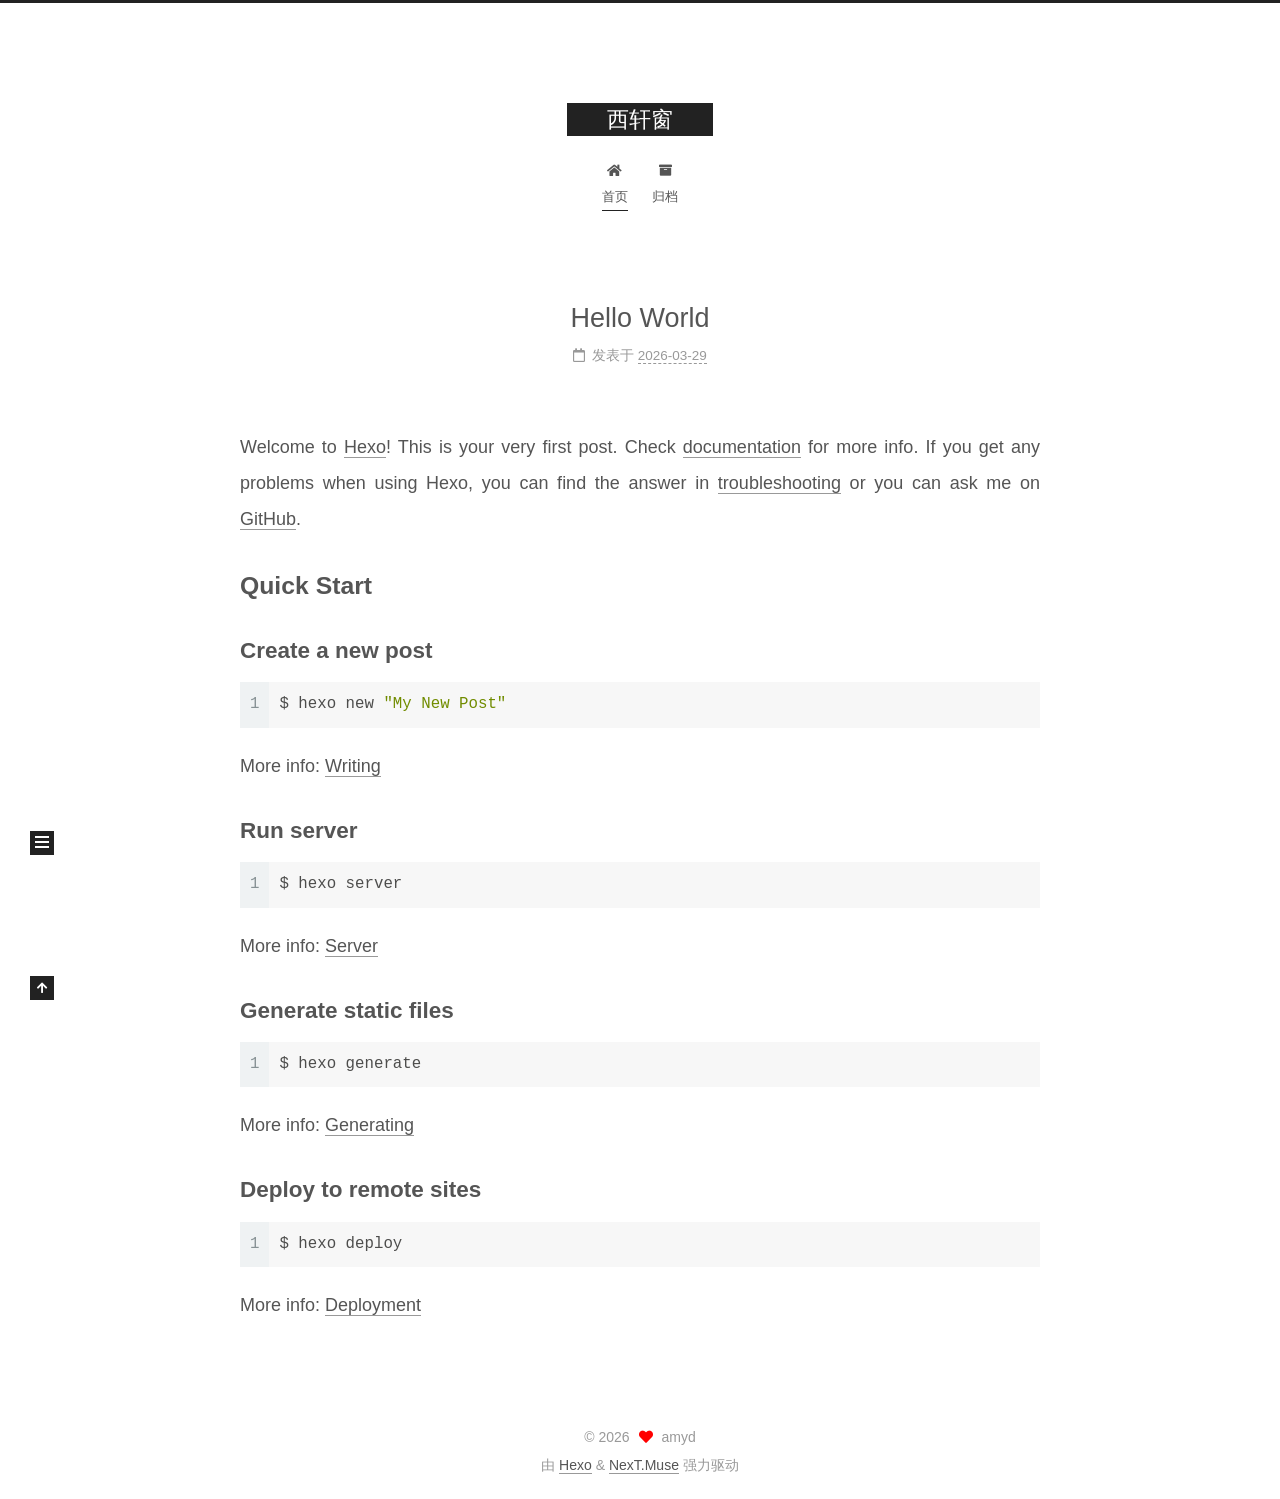
<file: index.html>
<!DOCTYPE html>
<html lang="zh-CN">
<head>
  <meta charset="UTF-8">
<meta name="viewport" content="width=device-width, initial-scale=1, maximum-scale=2">
<meta name="theme-color" content="#222">
<meta name="generator" content="Hexo 8.1.1">
  <link rel="apple-touch-icon" sizes="180x180" href="/images/apple-touch-icon-next.png">
  <link rel="icon" type="image/png" sizes="32x32" href="/images/favicon-32x32-next.png">
  <link rel="icon" type="image/png" sizes="16x16" href="/images/favicon-16x16-next.png">
  <link rel="mask-icon" href="/images/logo.svg" color="#222">

<link rel="stylesheet" href="/css/main.css">


<link rel="stylesheet" href="/lib/font-awesome/css/all.min.css">

<script id="hexo-configurations">
    var NexT = window.NexT || {};
    var CONFIG = {"hostname":"amyd.blue","root":"/","scheme":"Muse","version":"7.8.0","exturl":false,"sidebar":{"position":"left","display":"post","padding":18,"offset":12,"onmobile":false},"copycode":{"enable":false,"show_result":false,"style":null},"back2top":{"enable":true,"sidebar":false,"scrollpercent":false},"bookmark":{"enable":false,"color":"#222","save":"auto"},"fancybox":false,"mediumzoom":false,"lazyload":false,"pangu":false,"comments":{"style":"tabs","active":null,"storage":true,"lazyload":false,"nav":null},"algolia":{"hits":{"per_page":10},"labels":{"input_placeholder":"Search for Posts","hits_empty":"We didn't find any results for the search: ${query}","hits_stats":"${hits} results found in ${time} ms"}},"localsearch":{"enable":false,"trigger":"auto","top_n_per_article":1,"unescape":false,"preload":false},"motion":{"enable":true,"async":false,"transition":{"post_block":"fadeIn","post_header":"slideDownIn","post_body":"slideDownIn","coll_header":"slideLeftIn","sidebar":"slideUpIn"}}};
  </script>

  <meta name="description" content="blue rain">
<meta property="og:type" content="website">
<meta property="og:title" content="西轩窗">
<meta property="og:url" content="https://amyd.blue/index.html">
<meta property="og:site_name" content="西轩窗">
<meta property="og:description" content="blue rain">
<meta property="og:locale" content="zh_CN">
<meta property="article:author" content="amyd">
<meta name="twitter:card" content="summary">

<link rel="canonical" href="https://amyd.blue/">


<script id="page-configurations">
  // https://hexo.io/docs/variables.html
  CONFIG.page = {
    sidebar: "",
    isHome : true,
    isPost : false,
    lang   : 'zh-CN'
  };
</script>

  <title>西轩窗</title>
  






  <noscript>
  <style>
  .use-motion .brand,
  .use-motion .menu-item,
  .sidebar-inner,
  .use-motion .post-block,
  .use-motion .pagination,
  .use-motion .comments,
  .use-motion .post-header,
  .use-motion .post-body,
  .use-motion .collection-header { opacity: initial; }

  .use-motion .site-title,
  .use-motion .site-subtitle {
    opacity: initial;
    top: initial;
  }

  .use-motion .logo-line-before i { left: initial; }
  .use-motion .logo-line-after i { right: initial; }
  </style>
</noscript>

</head>

<body itemscope itemtype="http://schema.org/WebPage">
  <div class="container use-motion">
    <div class="headband"></div>

    <header class="header" itemscope itemtype="http://schema.org/WPHeader">
      <div class="header-inner"><div class="site-brand-container">
  <div class="site-nav-toggle">
    <div class="toggle" aria-label="切换导航栏">
      <span class="toggle-line toggle-line-first"></span>
      <span class="toggle-line toggle-line-middle"></span>
      <span class="toggle-line toggle-line-last"></span>
    </div>
  </div>

  <div class="site-meta">

    <a href="/" class="brand" rel="start">
      <span class="logo-line-before"><i></i></span>
      <h1 class="site-title">西轩窗</h1>
      <span class="logo-line-after"><i></i></span>
    </a>
  </div>

  <div class="site-nav-right">
    <div class="toggle popup-trigger">
    </div>
  </div>
</div>




<nav class="site-nav">
  <ul id="menu" class="main-menu menu">
        <li class="menu-item menu-item-home">

    <a href="/" rel="section"><i class="fa fa-home fa-fw"></i>首页</a>

  </li>
        <li class="menu-item menu-item-archives">

    <a href="/archives/" rel="section"><i class="fa fa-archive fa-fw"></i>归档</a>

  </li>
  </ul>
</nav>




</div>
    </header>

    
  <div class="back-to-top">
    <i class="fa fa-arrow-up"></i>
    <span>0%</span>
  </div>


    <main class="main">
      <div class="main-inner">
        <div class="content-wrap">
          

          <div class="content index posts-expand">
            
      
  
  
  <article itemscope itemtype="http://schema.org/Article" class="post-block" lang="zh-CN">
    <link itemprop="mainEntityOfPage" href="https://amyd.blue/2026/03/29/hello-world/">

    <span hidden itemprop="author" itemscope itemtype="http://schema.org/Person">
      <meta itemprop="image" content="/images/avatar.gif">
      <meta itemprop="name" content="amyd">
      <meta itemprop="description" content="blue rain">
    </span>

    <span hidden itemprop="publisher" itemscope itemtype="http://schema.org/Organization">
      <meta itemprop="name" content="西轩窗">
    </span>
      <header class="post-header">
        <h2 class="post-title" itemprop="name headline">
          
            <a href="/2026/03/29/hello-world/" class="post-title-link" itemprop="url">Hello World</a>
        </h2>

        <div class="post-meta">
            <span class="post-meta-item">
              <span class="post-meta-item-icon">
                <i class="far fa-calendar"></i>
              </span>
              <span class="post-meta-item-text">发表于</span>

              <time title="创建时间：2026-03-29 10:52:58" itemprop="dateCreated datePublished" datetime="2026-03-29T10:52:58+08:00">2026-03-29</time>
            </span>

          

        </div>
      </header>

    
    
    
    <div class="post-body" itemprop="articleBody">

      
          <p>Welcome to <a target="_blank" rel="noopener" href="https://hexo.io/">Hexo</a>! This is your very first post. Check <a target="_blank" rel="noopener" href="https://hexo.io/docs/">documentation</a> for more info. If you get any problems when using Hexo, you can find the answer in <a target="_blank" rel="noopener" href="https://hexo.io/docs/troubleshooting.html">troubleshooting</a> or you can ask me on <a target="_blank" rel="noopener" href="https://github.com/hexojs/hexo/issues">GitHub</a>.</p>
<h2 id="Quick-Start"><a href="#Quick-Start" class="headerlink" title="Quick Start"></a>Quick Start</h2><h3 id="Create-a-new-post"><a href="#Create-a-new-post" class="headerlink" title="Create a new post"></a>Create a new post</h3><figure class="highlight bash"><table><tr><td class="gutter"><pre><span class="line">1</span><br></pre></td><td class="code"><pre><span class="line">$ hexo new <span class="string">&quot;My New Post&quot;</span></span><br></pre></td></tr></table></figure>

<p>More info: <a target="_blank" rel="noopener" href="https://hexo.io/docs/writing.html">Writing</a></p>
<h3 id="Run-server"><a href="#Run-server" class="headerlink" title="Run server"></a>Run server</h3><figure class="highlight bash"><table><tr><td class="gutter"><pre><span class="line">1</span><br></pre></td><td class="code"><pre><span class="line">$ hexo server</span><br></pre></td></tr></table></figure>

<p>More info: <a target="_blank" rel="noopener" href="https://hexo.io/docs/server.html">Server</a></p>
<h3 id="Generate-static-files"><a href="#Generate-static-files" class="headerlink" title="Generate static files"></a>Generate static files</h3><figure class="highlight bash"><table><tr><td class="gutter"><pre><span class="line">1</span><br></pre></td><td class="code"><pre><span class="line">$ hexo generate</span><br></pre></td></tr></table></figure>

<p>More info: <a target="_blank" rel="noopener" href="https://hexo.io/docs/generating.html">Generating</a></p>
<h3 id="Deploy-to-remote-sites"><a href="#Deploy-to-remote-sites" class="headerlink" title="Deploy to remote sites"></a>Deploy to remote sites</h3><figure class="highlight bash"><table><tr><td class="gutter"><pre><span class="line">1</span><br></pre></td><td class="code"><pre><span class="line">$ hexo deploy</span><br></pre></td></tr></table></figure>

<p>More info: <a target="_blank" rel="noopener" href="https://hexo.io/docs/one-command-deployment.html">Deployment</a></p>

      
    </div>

    
    
    
      <footer class="post-footer">
        <div class="post-eof"></div>
      </footer>
  </article>
  
  
  


  



          </div>
          

<script>
  window.addEventListener('tabs:register', () => {
    let { activeClass } = CONFIG.comments;
    if (CONFIG.comments.storage) {
      activeClass = localStorage.getItem('comments_active') || activeClass;
    }
    if (activeClass) {
      let activeTab = document.querySelector(`a[href="#comment-${activeClass}"]`);
      if (activeTab) {
        activeTab.click();
      }
    }
  });
  if (CONFIG.comments.storage) {
    window.addEventListener('tabs:click', event => {
      if (!event.target.matches('.tabs-comment .tab-content .tab-pane')) return;
      let commentClass = event.target.classList[1];
      localStorage.setItem('comments_active', commentClass);
    });
  }
</script>

        </div>
          
  
  <div class="toggle sidebar-toggle">
    <span class="toggle-line toggle-line-first"></span>
    <span class="toggle-line toggle-line-middle"></span>
    <span class="toggle-line toggle-line-last"></span>
  </div>

  <aside class="sidebar">
    <div class="sidebar-inner">

      <ul class="sidebar-nav motion-element">
        <li class="sidebar-nav-toc">
          文章目录
        </li>
        <li class="sidebar-nav-overview">
          站点概览
        </li>
      </ul>

      <!--noindex-->
      <div class="post-toc-wrap sidebar-panel">
      </div>
      <!--/noindex-->

      <div class="site-overview-wrap sidebar-panel">
        <div class="site-author motion-element" itemprop="author" itemscope itemtype="http://schema.org/Person">
  <p class="site-author-name" itemprop="name">amyd</p>
  <div class="site-description" itemprop="description">blue rain</div>
</div>
<div class="site-state-wrap motion-element">
  <nav class="site-state">
      <div class="site-state-item site-state-posts">
          <a href="/archives/">
        
          <span class="site-state-item-count">1</span>
          <span class="site-state-item-name">日志</span>
        </a>
      </div>
  </nav>
</div>



      </div>

    </div>
  </aside>
  <div id="sidebar-dimmer"></div>


      </div>
    </main>

    <footer class="footer">
      <div class="footer-inner">
        

        

<div class="copyright">
  
  &copy; 
  <span itemprop="copyrightYear">2026</span>
  <span class="with-love">
    <i class="fa fa-heart"></i>
  </span>
  <span class="author" itemprop="copyrightHolder">amyd</span>
</div>
  <div class="powered-by">由 <a href="https://hexo.io/" class="theme-link" rel="noopener" target="_blank">Hexo</a> & <a href="https://muse.theme-next.org/" class="theme-link" rel="noopener" target="_blank">NexT.Muse</a> 强力驱动
  </div>

        








      </div>
    </footer>
  </div>

  
  <script src="/lib/anime.min.js"></script>
  <script src="/lib/velocity/velocity.min.js"></script>
  <script src="/lib/velocity/velocity.ui.min.js"></script>

<script src="/js/utils.js"></script>

<script src="/js/motion.js"></script>


<script src="/js/schemes/muse.js"></script>


<script src="/js/next-boot.js"></script>




  















  

  

</body>
</html>
</file>
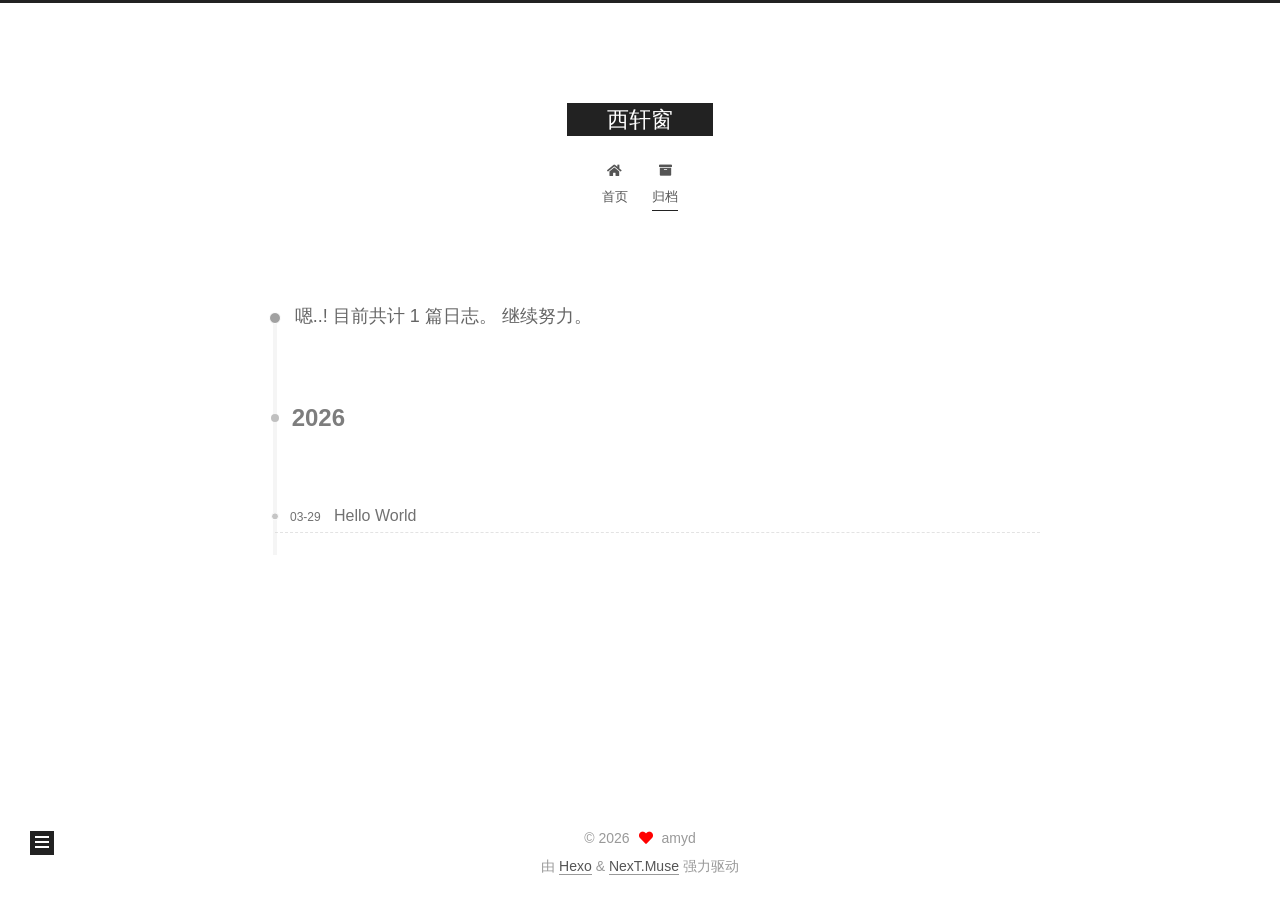
<file: archives/index.html>
<!DOCTYPE html>
<html lang="zh-CN">
<head>
  <meta charset="UTF-8">
<meta name="viewport" content="width=device-width, initial-scale=1, maximum-scale=2">
<meta name="theme-color" content="#222">
<meta name="generator" content="Hexo 8.1.1">
  <link rel="apple-touch-icon" sizes="180x180" href="/images/apple-touch-icon-next.png">
  <link rel="icon" type="image/png" sizes="32x32" href="/images/favicon-32x32-next.png">
  <link rel="icon" type="image/png" sizes="16x16" href="/images/favicon-16x16-next.png">
  <link rel="mask-icon" href="/images/logo.svg" color="#222">

<link rel="stylesheet" href="/css/main.css">


<link rel="stylesheet" href="/lib/font-awesome/css/all.min.css">

<script id="hexo-configurations">
    var NexT = window.NexT || {};
    var CONFIG = {"hostname":"amyd.blue","root":"/","scheme":"Muse","version":"7.8.0","exturl":false,"sidebar":{"position":"left","display":"post","padding":18,"offset":12,"onmobile":false},"copycode":{"enable":false,"show_result":false,"style":null},"back2top":{"enable":true,"sidebar":false,"scrollpercent":false},"bookmark":{"enable":false,"color":"#222","save":"auto"},"fancybox":false,"mediumzoom":false,"lazyload":false,"pangu":false,"comments":{"style":"tabs","active":null,"storage":true,"lazyload":false,"nav":null},"algolia":{"hits":{"per_page":10},"labels":{"input_placeholder":"Search for Posts","hits_empty":"We didn't find any results for the search: ${query}","hits_stats":"${hits} results found in ${time} ms"}},"localsearch":{"enable":false,"trigger":"auto","top_n_per_article":1,"unescape":false,"preload":false},"motion":{"enable":true,"async":false,"transition":{"post_block":"fadeIn","post_header":"slideDownIn","post_body":"slideDownIn","coll_header":"slideLeftIn","sidebar":"slideUpIn"}}};
  </script>

  <meta name="description" content="blue rain">
<meta property="og:type" content="website">
<meta property="og:title" content="西轩窗">
<meta property="og:url" content="https://amyd.blue/archives/index.html">
<meta property="og:site_name" content="西轩窗">
<meta property="og:description" content="blue rain">
<meta property="og:locale" content="zh_CN">
<meta property="article:author" content="amyd">
<meta name="twitter:card" content="summary">

<link rel="canonical" href="https://amyd.blue/archives/">


<script id="page-configurations">
  // https://hexo.io/docs/variables.html
  CONFIG.page = {
    sidebar: "",
    isHome : false,
    isPost : false,
    lang   : 'zh-CN'
  };
</script>

  <title>归档 | 西轩窗</title>
  






  <noscript>
  <style>
  .use-motion .brand,
  .use-motion .menu-item,
  .sidebar-inner,
  .use-motion .post-block,
  .use-motion .pagination,
  .use-motion .comments,
  .use-motion .post-header,
  .use-motion .post-body,
  .use-motion .collection-header { opacity: initial; }

  .use-motion .site-title,
  .use-motion .site-subtitle {
    opacity: initial;
    top: initial;
  }

  .use-motion .logo-line-before i { left: initial; }
  .use-motion .logo-line-after i { right: initial; }
  </style>
</noscript>

</head>

<body itemscope itemtype="http://schema.org/WebPage">
  <div class="container use-motion">
    <div class="headband"></div>

    <header class="header" itemscope itemtype="http://schema.org/WPHeader">
      <div class="header-inner"><div class="site-brand-container">
  <div class="site-nav-toggle">
    <div class="toggle" aria-label="切换导航栏">
      <span class="toggle-line toggle-line-first"></span>
      <span class="toggle-line toggle-line-middle"></span>
      <span class="toggle-line toggle-line-last"></span>
    </div>
  </div>

  <div class="site-meta">

    <a href="/" class="brand" rel="start">
      <span class="logo-line-before"><i></i></span>
      <h1 class="site-title">西轩窗</h1>
      <span class="logo-line-after"><i></i></span>
    </a>
  </div>

  <div class="site-nav-right">
    <div class="toggle popup-trigger">
    </div>
  </div>
</div>




<nav class="site-nav">
  <ul id="menu" class="main-menu menu">
        <li class="menu-item menu-item-home">

    <a href="/" rel="section"><i class="fa fa-home fa-fw"></i>首页</a>

  </li>
        <li class="menu-item menu-item-archives">

    <a href="/archives/" rel="section"><i class="fa fa-archive fa-fw"></i>归档</a>

  </li>
  </ul>
</nav>




</div>
    </header>

    
  <div class="back-to-top">
    <i class="fa fa-arrow-up"></i>
    <span>0%</span>
  </div>


    <main class="main">
      <div class="main-inner">
        <div class="content-wrap">
          

          <div class="content archive">
            

  
  
  
  <div class="post-block">
    <div class="posts-collapse">
      <div class="collection-title">
        <span class="collection-header">嗯..! 目前共计 1 篇日志。 继续努力。</span>
      </div>

      
    <div class="collection-year">
      <span class="collection-header">2026</span>
    </div>

  <article itemscope itemtype="http://schema.org/Article">
    <header class="post-header">

      <div class="post-meta">
        <time itemprop="dateCreated"
              datetime="2026-03-29T10:52:58+08:00"
              content="2026-03-29">
          03-29
        </time>
      </div>

      <div class="post-title">
          <a class="post-title-link" href="/2026/03/29/hello-world/" itemprop="url">
            <span itemprop="name">Hello World</span>
          </a>
      </div>

    </header>
  </article>


    </div>
  </div>
  
  
  

  



          </div>
          

<script>
  window.addEventListener('tabs:register', () => {
    let { activeClass } = CONFIG.comments;
    if (CONFIG.comments.storage) {
      activeClass = localStorage.getItem('comments_active') || activeClass;
    }
    if (activeClass) {
      let activeTab = document.querySelector(`a[href="#comment-${activeClass}"]`);
      if (activeTab) {
        activeTab.click();
      }
    }
  });
  if (CONFIG.comments.storage) {
    window.addEventListener('tabs:click', event => {
      if (!event.target.matches('.tabs-comment .tab-content .tab-pane')) return;
      let commentClass = event.target.classList[1];
      localStorage.setItem('comments_active', commentClass);
    });
  }
</script>

        </div>
          
  
  <div class="toggle sidebar-toggle">
    <span class="toggle-line toggle-line-first"></span>
    <span class="toggle-line toggle-line-middle"></span>
    <span class="toggle-line toggle-line-last"></span>
  </div>

  <aside class="sidebar">
    <div class="sidebar-inner">

      <ul class="sidebar-nav motion-element">
        <li class="sidebar-nav-toc">
          文章目录
        </li>
        <li class="sidebar-nav-overview">
          站点概览
        </li>
      </ul>

      <!--noindex-->
      <div class="post-toc-wrap sidebar-panel">
      </div>
      <!--/noindex-->

      <div class="site-overview-wrap sidebar-panel">
        <div class="site-author motion-element" itemprop="author" itemscope itemtype="http://schema.org/Person">
  <p class="site-author-name" itemprop="name">amyd</p>
  <div class="site-description" itemprop="description">blue rain</div>
</div>
<div class="site-state-wrap motion-element">
  <nav class="site-state">
      <div class="site-state-item site-state-posts">
          <a href="/archives/">
        
          <span class="site-state-item-count">1</span>
          <span class="site-state-item-name">日志</span>
        </a>
      </div>
  </nav>
</div>



      </div>

    </div>
  </aside>
  <div id="sidebar-dimmer"></div>


      </div>
    </main>

    <footer class="footer">
      <div class="footer-inner">
        

        

<div class="copyright">
  
  &copy; 
  <span itemprop="copyrightYear">2026</span>
  <span class="with-love">
    <i class="fa fa-heart"></i>
  </span>
  <span class="author" itemprop="copyrightHolder">amyd</span>
</div>
  <div class="powered-by">由 <a href="https://hexo.io/" class="theme-link" rel="noopener" target="_blank">Hexo</a> & <a href="https://muse.theme-next.org/" class="theme-link" rel="noopener" target="_blank">NexT.Muse</a> 强力驱动
  </div>

        








      </div>
    </footer>
  </div>

  
  <script src="/lib/anime.min.js"></script>
  <script src="/lib/velocity/velocity.min.js"></script>
  <script src="/lib/velocity/velocity.ui.min.js"></script>

<script src="/js/utils.js"></script>

<script src="/js/motion.js"></script>


<script src="/js/schemes/muse.js"></script>


<script src="/js/next-boot.js"></script>




  















  

  

</body>
</html>
</file>
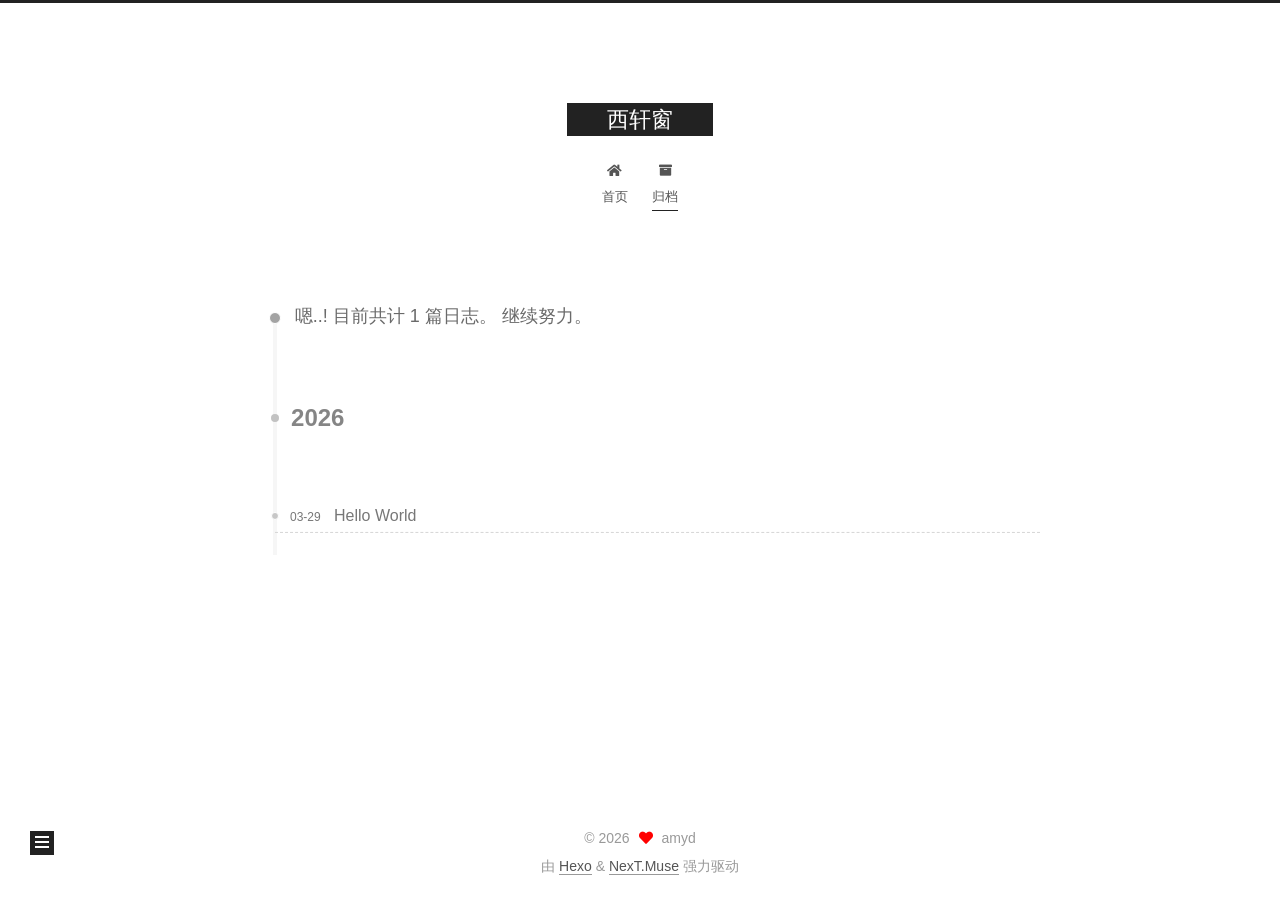
<file: archives/2026/index.html>
<!DOCTYPE html>
<html lang="zh-CN">
<head>
  <meta charset="UTF-8">
<meta name="viewport" content="width=device-width, initial-scale=1, maximum-scale=2">
<meta name="theme-color" content="#222">
<meta name="generator" content="Hexo 8.1.1">
  <link rel="apple-touch-icon" sizes="180x180" href="/images/apple-touch-icon-next.png">
  <link rel="icon" type="image/png" sizes="32x32" href="/images/favicon-32x32-next.png">
  <link rel="icon" type="image/png" sizes="16x16" href="/images/favicon-16x16-next.png">
  <link rel="mask-icon" href="/images/logo.svg" color="#222">

<link rel="stylesheet" href="/css/main.css">


<link rel="stylesheet" href="/lib/font-awesome/css/all.min.css">

<script id="hexo-configurations">
    var NexT = window.NexT || {};
    var CONFIG = {"hostname":"amyd.blue","root":"/","scheme":"Muse","version":"7.8.0","exturl":false,"sidebar":{"position":"left","display":"post","padding":18,"offset":12,"onmobile":false},"copycode":{"enable":false,"show_result":false,"style":null},"back2top":{"enable":true,"sidebar":false,"scrollpercent":false},"bookmark":{"enable":false,"color":"#222","save":"auto"},"fancybox":false,"mediumzoom":false,"lazyload":false,"pangu":false,"comments":{"style":"tabs","active":null,"storage":true,"lazyload":false,"nav":null},"algolia":{"hits":{"per_page":10},"labels":{"input_placeholder":"Search for Posts","hits_empty":"We didn't find any results for the search: ${query}","hits_stats":"${hits} results found in ${time} ms"}},"localsearch":{"enable":false,"trigger":"auto","top_n_per_article":1,"unescape":false,"preload":false},"motion":{"enable":true,"async":false,"transition":{"post_block":"fadeIn","post_header":"slideDownIn","post_body":"slideDownIn","coll_header":"slideLeftIn","sidebar":"slideUpIn"}}};
  </script>

  <meta name="description" content="blue rain">
<meta property="og:type" content="website">
<meta property="og:title" content="西轩窗">
<meta property="og:url" content="https://amyd.blue/archives/2026/index.html">
<meta property="og:site_name" content="西轩窗">
<meta property="og:description" content="blue rain">
<meta property="og:locale" content="zh_CN">
<meta property="article:author" content="amyd">
<meta name="twitter:card" content="summary">

<link rel="canonical" href="https://amyd.blue/archives/2026/">


<script id="page-configurations">
  // https://hexo.io/docs/variables.html
  CONFIG.page = {
    sidebar: "",
    isHome : false,
    isPost : false,
    lang   : 'zh-CN'
  };
</script>

  <title>归档 | 西轩窗</title>
  






  <noscript>
  <style>
  .use-motion .brand,
  .use-motion .menu-item,
  .sidebar-inner,
  .use-motion .post-block,
  .use-motion .pagination,
  .use-motion .comments,
  .use-motion .post-header,
  .use-motion .post-body,
  .use-motion .collection-header { opacity: initial; }

  .use-motion .site-title,
  .use-motion .site-subtitle {
    opacity: initial;
    top: initial;
  }

  .use-motion .logo-line-before i { left: initial; }
  .use-motion .logo-line-after i { right: initial; }
  </style>
</noscript>

</head>

<body itemscope itemtype="http://schema.org/WebPage">
  <div class="container use-motion">
    <div class="headband"></div>

    <header class="header" itemscope itemtype="http://schema.org/WPHeader">
      <div class="header-inner"><div class="site-brand-container">
  <div class="site-nav-toggle">
    <div class="toggle" aria-label="切换导航栏">
      <span class="toggle-line toggle-line-first"></span>
      <span class="toggle-line toggle-line-middle"></span>
      <span class="toggle-line toggle-line-last"></span>
    </div>
  </div>

  <div class="site-meta">

    <a href="/" class="brand" rel="start">
      <span class="logo-line-before"><i></i></span>
      <h1 class="site-title">西轩窗</h1>
      <span class="logo-line-after"><i></i></span>
    </a>
  </div>

  <div class="site-nav-right">
    <div class="toggle popup-trigger">
    </div>
  </div>
</div>




<nav class="site-nav">
  <ul id="menu" class="main-menu menu">
        <li class="menu-item menu-item-home">

    <a href="/" rel="section"><i class="fa fa-home fa-fw"></i>首页</a>

  </li>
        <li class="menu-item menu-item-archives">

    <a href="/archives/" rel="section"><i class="fa fa-archive fa-fw"></i>归档</a>

  </li>
  </ul>
</nav>




</div>
    </header>

    
  <div class="back-to-top">
    <i class="fa fa-arrow-up"></i>
    <span>0%</span>
  </div>


    <main class="main">
      <div class="main-inner">
        <div class="content-wrap">
          

          <div class="content archive">
            

  
  
  
  <div class="post-block">
    <div class="posts-collapse">
      <div class="collection-title">
        <span class="collection-header">嗯..! 目前共计 1 篇日志。 继续努力。</span>
      </div>

      
    <div class="collection-year">
      <span class="collection-header">2026</span>
    </div>

  <article itemscope itemtype="http://schema.org/Article">
    <header class="post-header">

      <div class="post-meta">
        <time itemprop="dateCreated"
              datetime="2026-03-29T10:52:58+08:00"
              content="2026-03-29">
          03-29
        </time>
      </div>

      <div class="post-title">
          <a class="post-title-link" href="/2026/03/29/hello-world/" itemprop="url">
            <span itemprop="name">Hello World</span>
          </a>
      </div>

    </header>
  </article>


    </div>
  </div>
  
  
  

  



          </div>
          

<script>
  window.addEventListener('tabs:register', () => {
    let { activeClass } = CONFIG.comments;
    if (CONFIG.comments.storage) {
      activeClass = localStorage.getItem('comments_active') || activeClass;
    }
    if (activeClass) {
      let activeTab = document.querySelector(`a[href="#comment-${activeClass}"]`);
      if (activeTab) {
        activeTab.click();
      }
    }
  });
  if (CONFIG.comments.storage) {
    window.addEventListener('tabs:click', event => {
      if (!event.target.matches('.tabs-comment .tab-content .tab-pane')) return;
      let commentClass = event.target.classList[1];
      localStorage.setItem('comments_active', commentClass);
    });
  }
</script>

        </div>
          
  
  <div class="toggle sidebar-toggle">
    <span class="toggle-line toggle-line-first"></span>
    <span class="toggle-line toggle-line-middle"></span>
    <span class="toggle-line toggle-line-last"></span>
  </div>

  <aside class="sidebar">
    <div class="sidebar-inner">

      <ul class="sidebar-nav motion-element">
        <li class="sidebar-nav-toc">
          文章目录
        </li>
        <li class="sidebar-nav-overview">
          站点概览
        </li>
      </ul>

      <!--noindex-->
      <div class="post-toc-wrap sidebar-panel">
      </div>
      <!--/noindex-->

      <div class="site-overview-wrap sidebar-panel">
        <div class="site-author motion-element" itemprop="author" itemscope itemtype="http://schema.org/Person">
  <p class="site-author-name" itemprop="name">amyd</p>
  <div class="site-description" itemprop="description">blue rain</div>
</div>
<div class="site-state-wrap motion-element">
  <nav class="site-state">
      <div class="site-state-item site-state-posts">
          <a href="/archives/">
        
          <span class="site-state-item-count">1</span>
          <span class="site-state-item-name">日志</span>
        </a>
      </div>
  </nav>
</div>



      </div>

    </div>
  </aside>
  <div id="sidebar-dimmer"></div>


      </div>
    </main>

    <footer class="footer">
      <div class="footer-inner">
        

        

<div class="copyright">
  
  &copy; 
  <span itemprop="copyrightYear">2026</span>
  <span class="with-love">
    <i class="fa fa-heart"></i>
  </span>
  <span class="author" itemprop="copyrightHolder">amyd</span>
</div>
  <div class="powered-by">由 <a href="https://hexo.io/" class="theme-link" rel="noopener" target="_blank">Hexo</a> & <a href="https://muse.theme-next.org/" class="theme-link" rel="noopener" target="_blank">NexT.Muse</a> 强力驱动
  </div>

        








      </div>
    </footer>
  </div>

  
  <script src="/lib/anime.min.js"></script>
  <script src="/lib/velocity/velocity.min.js"></script>
  <script src="/lib/velocity/velocity.ui.min.js"></script>

<script src="/js/utils.js"></script>

<script src="/js/motion.js"></script>


<script src="/js/schemes/muse.js"></script>


<script src="/js/next-boot.js"></script>




  















  

  

</body>
</html>
</file>
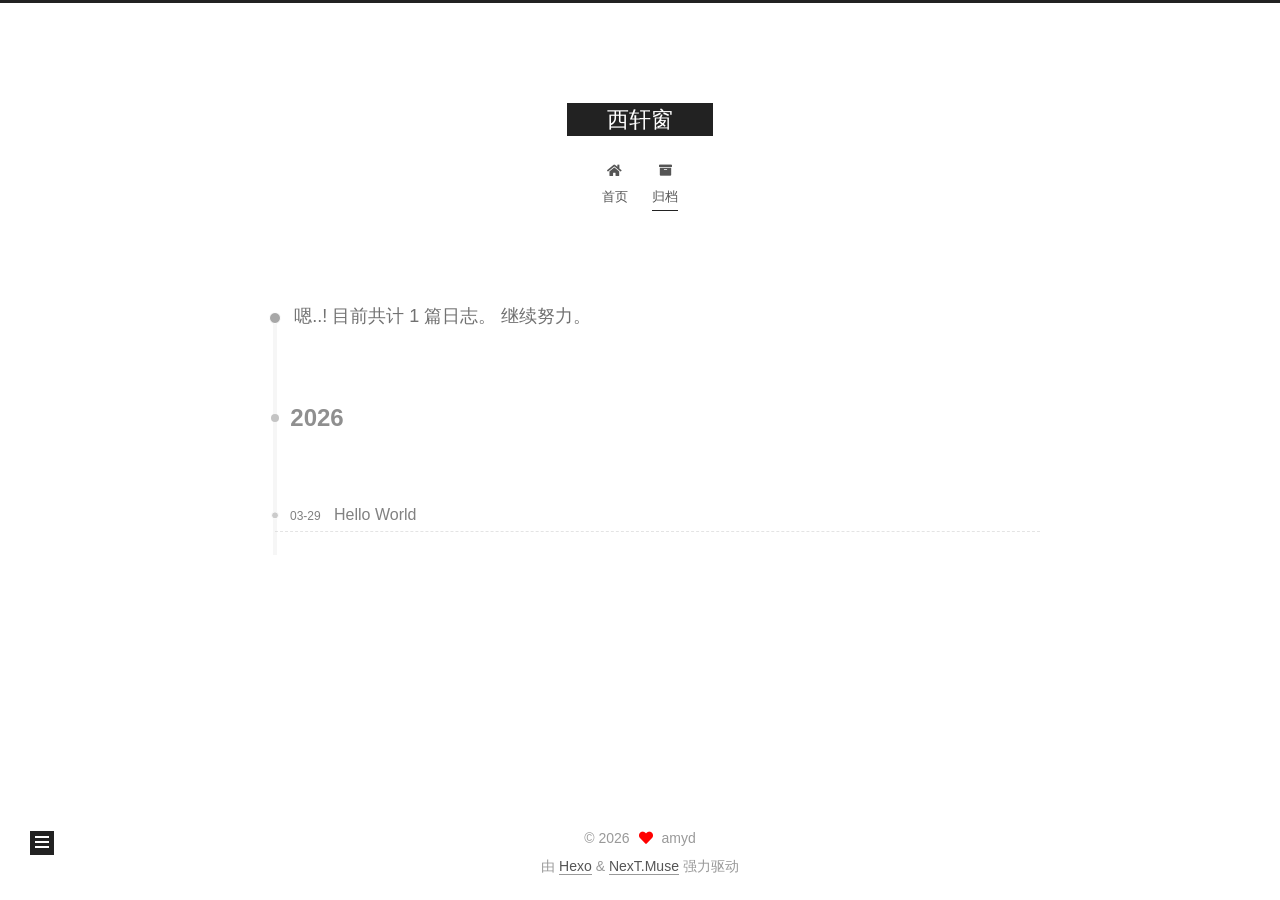
<file: archives/2026/03/index.html>
<!DOCTYPE html>
<html lang="zh-CN">
<head>
  <meta charset="UTF-8">
<meta name="viewport" content="width=device-width, initial-scale=1, maximum-scale=2">
<meta name="theme-color" content="#222">
<meta name="generator" content="Hexo 8.1.1">
  <link rel="apple-touch-icon" sizes="180x180" href="/images/apple-touch-icon-next.png">
  <link rel="icon" type="image/png" sizes="32x32" href="/images/favicon-32x32-next.png">
  <link rel="icon" type="image/png" sizes="16x16" href="/images/favicon-16x16-next.png">
  <link rel="mask-icon" href="/images/logo.svg" color="#222">

<link rel="stylesheet" href="/css/main.css">


<link rel="stylesheet" href="/lib/font-awesome/css/all.min.css">

<script id="hexo-configurations">
    var NexT = window.NexT || {};
    var CONFIG = {"hostname":"amyd.blue","root":"/","scheme":"Muse","version":"7.8.0","exturl":false,"sidebar":{"position":"left","display":"post","padding":18,"offset":12,"onmobile":false},"copycode":{"enable":false,"show_result":false,"style":null},"back2top":{"enable":true,"sidebar":false,"scrollpercent":false},"bookmark":{"enable":false,"color":"#222","save":"auto"},"fancybox":false,"mediumzoom":false,"lazyload":false,"pangu":false,"comments":{"style":"tabs","active":null,"storage":true,"lazyload":false,"nav":null},"algolia":{"hits":{"per_page":10},"labels":{"input_placeholder":"Search for Posts","hits_empty":"We didn't find any results for the search: ${query}","hits_stats":"${hits} results found in ${time} ms"}},"localsearch":{"enable":false,"trigger":"auto","top_n_per_article":1,"unescape":false,"preload":false},"motion":{"enable":true,"async":false,"transition":{"post_block":"fadeIn","post_header":"slideDownIn","post_body":"slideDownIn","coll_header":"slideLeftIn","sidebar":"slideUpIn"}}};
  </script>

  <meta name="description" content="blue rain">
<meta property="og:type" content="website">
<meta property="og:title" content="西轩窗">
<meta property="og:url" content="https://amyd.blue/archives/2026/03/index.html">
<meta property="og:site_name" content="西轩窗">
<meta property="og:description" content="blue rain">
<meta property="og:locale" content="zh_CN">
<meta property="article:author" content="amyd">
<meta name="twitter:card" content="summary">

<link rel="canonical" href="https://amyd.blue/archives/2026/03/">


<script id="page-configurations">
  // https://hexo.io/docs/variables.html
  CONFIG.page = {
    sidebar: "",
    isHome : false,
    isPost : false,
    lang   : 'zh-CN'
  };
</script>

  <title>归档 | 西轩窗</title>
  






  <noscript>
  <style>
  .use-motion .brand,
  .use-motion .menu-item,
  .sidebar-inner,
  .use-motion .post-block,
  .use-motion .pagination,
  .use-motion .comments,
  .use-motion .post-header,
  .use-motion .post-body,
  .use-motion .collection-header { opacity: initial; }

  .use-motion .site-title,
  .use-motion .site-subtitle {
    opacity: initial;
    top: initial;
  }

  .use-motion .logo-line-before i { left: initial; }
  .use-motion .logo-line-after i { right: initial; }
  </style>
</noscript>

</head>

<body itemscope itemtype="http://schema.org/WebPage">
  <div class="container use-motion">
    <div class="headband"></div>

    <header class="header" itemscope itemtype="http://schema.org/WPHeader">
      <div class="header-inner"><div class="site-brand-container">
  <div class="site-nav-toggle">
    <div class="toggle" aria-label="切换导航栏">
      <span class="toggle-line toggle-line-first"></span>
      <span class="toggle-line toggle-line-middle"></span>
      <span class="toggle-line toggle-line-last"></span>
    </div>
  </div>

  <div class="site-meta">

    <a href="/" class="brand" rel="start">
      <span class="logo-line-before"><i></i></span>
      <h1 class="site-title">西轩窗</h1>
      <span class="logo-line-after"><i></i></span>
    </a>
  </div>

  <div class="site-nav-right">
    <div class="toggle popup-trigger">
    </div>
  </div>
</div>




<nav class="site-nav">
  <ul id="menu" class="main-menu menu">
        <li class="menu-item menu-item-home">

    <a href="/" rel="section"><i class="fa fa-home fa-fw"></i>首页</a>

  </li>
        <li class="menu-item menu-item-archives">

    <a href="/archives/" rel="section"><i class="fa fa-archive fa-fw"></i>归档</a>

  </li>
  </ul>
</nav>




</div>
    </header>

    
  <div class="back-to-top">
    <i class="fa fa-arrow-up"></i>
    <span>0%</span>
  </div>


    <main class="main">
      <div class="main-inner">
        <div class="content-wrap">
          

          <div class="content archive">
            

  
  
  
  <div class="post-block">
    <div class="posts-collapse">
      <div class="collection-title">
        <span class="collection-header">嗯..! 目前共计 1 篇日志。 继续努力。</span>
      </div>

      
    <div class="collection-year">
      <span class="collection-header">2026</span>
    </div>

  <article itemscope itemtype="http://schema.org/Article">
    <header class="post-header">

      <div class="post-meta">
        <time itemprop="dateCreated"
              datetime="2026-03-29T10:52:58+08:00"
              content="2026-03-29">
          03-29
        </time>
      </div>

      <div class="post-title">
          <a class="post-title-link" href="/2026/03/29/hello-world/" itemprop="url">
            <span itemprop="name">Hello World</span>
          </a>
      </div>

    </header>
  </article>


    </div>
  </div>
  
  
  

  



          </div>
          

<script>
  window.addEventListener('tabs:register', () => {
    let { activeClass } = CONFIG.comments;
    if (CONFIG.comments.storage) {
      activeClass = localStorage.getItem('comments_active') || activeClass;
    }
    if (activeClass) {
      let activeTab = document.querySelector(`a[href="#comment-${activeClass}"]`);
      if (activeTab) {
        activeTab.click();
      }
    }
  });
  if (CONFIG.comments.storage) {
    window.addEventListener('tabs:click', event => {
      if (!event.target.matches('.tabs-comment .tab-content .tab-pane')) return;
      let commentClass = event.target.classList[1];
      localStorage.setItem('comments_active', commentClass);
    });
  }
</script>

        </div>
          
  
  <div class="toggle sidebar-toggle">
    <span class="toggle-line toggle-line-first"></span>
    <span class="toggle-line toggle-line-middle"></span>
    <span class="toggle-line toggle-line-last"></span>
  </div>

  <aside class="sidebar">
    <div class="sidebar-inner">

      <ul class="sidebar-nav motion-element">
        <li class="sidebar-nav-toc">
          文章目录
        </li>
        <li class="sidebar-nav-overview">
          站点概览
        </li>
      </ul>

      <!--noindex-->
      <div class="post-toc-wrap sidebar-panel">
      </div>
      <!--/noindex-->

      <div class="site-overview-wrap sidebar-panel">
        <div class="site-author motion-element" itemprop="author" itemscope itemtype="http://schema.org/Person">
  <p class="site-author-name" itemprop="name">amyd</p>
  <div class="site-description" itemprop="description">blue rain</div>
</div>
<div class="site-state-wrap motion-element">
  <nav class="site-state">
      <div class="site-state-item site-state-posts">
          <a href="/archives/">
        
          <span class="site-state-item-count">1</span>
          <span class="site-state-item-name">日志</span>
        </a>
      </div>
  </nav>
</div>



      </div>

    </div>
  </aside>
  <div id="sidebar-dimmer"></div>


      </div>
    </main>

    <footer class="footer">
      <div class="footer-inner">
        

        

<div class="copyright">
  
  &copy; 
  <span itemprop="copyrightYear">2026</span>
  <span class="with-love">
    <i class="fa fa-heart"></i>
  </span>
  <span class="author" itemprop="copyrightHolder">amyd</span>
</div>
  <div class="powered-by">由 <a href="https://hexo.io/" class="theme-link" rel="noopener" target="_blank">Hexo</a> & <a href="https://muse.theme-next.org/" class="theme-link" rel="noopener" target="_blank">NexT.Muse</a> 强力驱动
  </div>

        








      </div>
    </footer>
  </div>

  
  <script src="/lib/anime.min.js"></script>
  <script src="/lib/velocity/velocity.min.js"></script>
  <script src="/lib/velocity/velocity.ui.min.js"></script>

<script src="/js/utils.js"></script>

<script src="/js/motion.js"></script>


<script src="/js/schemes/muse.js"></script>


<script src="/js/next-boot.js"></script>




  















  

  

</body>
</html>
</file>
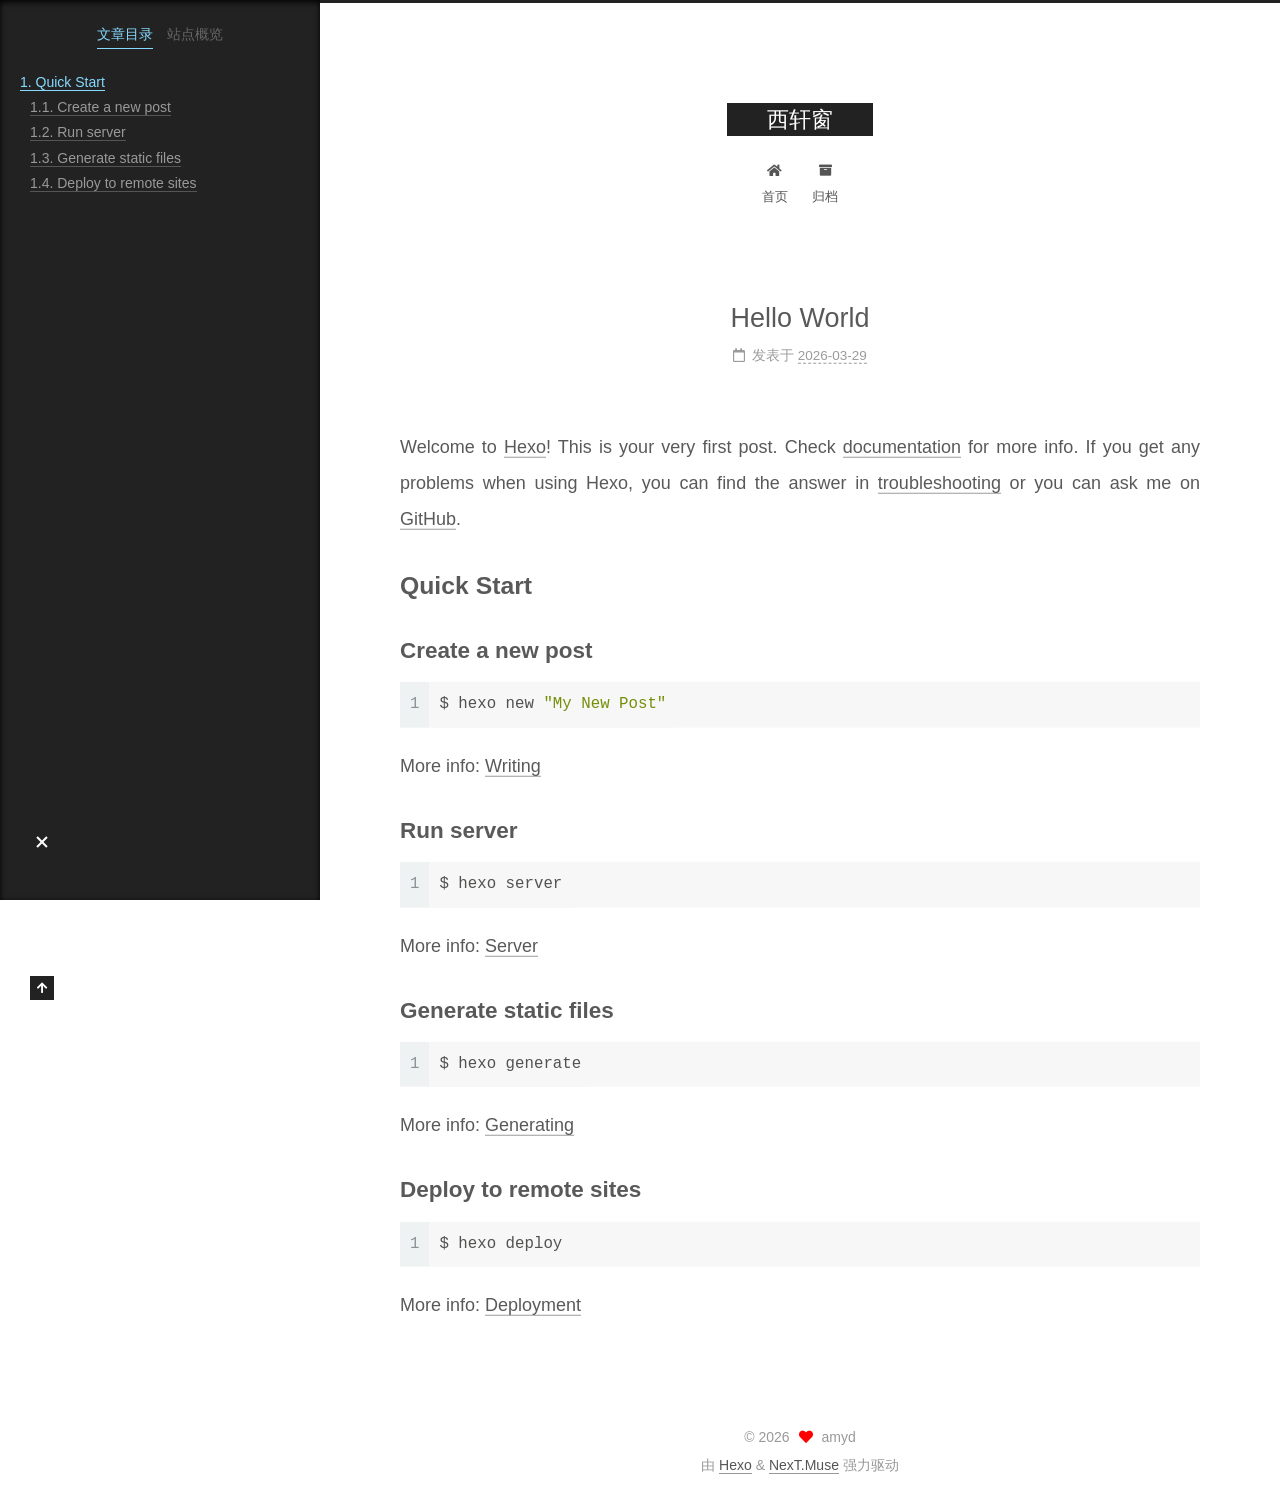
<file: 2026/03/29/hello-world/index.html>
<!DOCTYPE html>
<html lang="zh-CN">
<head>
  <meta charset="UTF-8">
<meta name="viewport" content="width=device-width, initial-scale=1, maximum-scale=2">
<meta name="theme-color" content="#222">
<meta name="generator" content="Hexo 8.1.1">
  <link rel="apple-touch-icon" sizes="180x180" href="/images/apple-touch-icon-next.png">
  <link rel="icon" type="image/png" sizes="32x32" href="/images/favicon-32x32-next.png">
  <link rel="icon" type="image/png" sizes="16x16" href="/images/favicon-16x16-next.png">
  <link rel="mask-icon" href="/images/logo.svg" color="#222">

<link rel="stylesheet" href="/css/main.css">


<link rel="stylesheet" href="/lib/font-awesome/css/all.min.css">

<script id="hexo-configurations">
    var NexT = window.NexT || {};
    var CONFIG = {"hostname":"amyd.blue","root":"/","scheme":"Muse","version":"7.8.0","exturl":false,"sidebar":{"position":"left","display":"post","padding":18,"offset":12,"onmobile":false},"copycode":{"enable":false,"show_result":false,"style":null},"back2top":{"enable":true,"sidebar":false,"scrollpercent":false},"bookmark":{"enable":false,"color":"#222","save":"auto"},"fancybox":false,"mediumzoom":false,"lazyload":false,"pangu":false,"comments":{"style":"tabs","active":null,"storage":true,"lazyload":false,"nav":null},"algolia":{"hits":{"per_page":10},"labels":{"input_placeholder":"Search for Posts","hits_empty":"We didn't find any results for the search: ${query}","hits_stats":"${hits} results found in ${time} ms"}},"localsearch":{"enable":false,"trigger":"auto","top_n_per_article":1,"unescape":false,"preload":false},"motion":{"enable":true,"async":false,"transition":{"post_block":"fadeIn","post_header":"slideDownIn","post_body":"slideDownIn","coll_header":"slideLeftIn","sidebar":"slideUpIn"}}};
  </script>

  <meta name="description" content="Welcome to Hexo! This is your very first post. Check documentation for more info. If you get any problems when using Hexo, you can find the answer in troubleshooting or you can ask me on GitHub. Quick">
<meta property="og:type" content="article">
<meta property="og:title" content="Hello World">
<meta property="og:url" content="https://amyd.blue/2026/03/29/hello-world/index.html">
<meta property="og:site_name" content="西轩窗">
<meta property="og:description" content="Welcome to Hexo! This is your very first post. Check documentation for more info. If you get any problems when using Hexo, you can find the answer in troubleshooting or you can ask me on GitHub. Quick">
<meta property="og:locale" content="zh_CN">
<meta property="article:published_time" content="2026-03-29T02:52:58.699Z">
<meta property="article:modified_time" content="2026-03-29T02:52:58.699Z">
<meta property="article:author" content="amyd">
<meta name="twitter:card" content="summary">

<link rel="canonical" href="https://amyd.blue/2026/03/29/hello-world/">


<script id="page-configurations">
  // https://hexo.io/docs/variables.html
  CONFIG.page = {
    sidebar: "",
    isHome : false,
    isPost : true,
    lang   : 'zh-CN'
  };
</script>

  <title>Hello World | 西轩窗</title>
  






  <noscript>
  <style>
  .use-motion .brand,
  .use-motion .menu-item,
  .sidebar-inner,
  .use-motion .post-block,
  .use-motion .pagination,
  .use-motion .comments,
  .use-motion .post-header,
  .use-motion .post-body,
  .use-motion .collection-header { opacity: initial; }

  .use-motion .site-title,
  .use-motion .site-subtitle {
    opacity: initial;
    top: initial;
  }

  .use-motion .logo-line-before i { left: initial; }
  .use-motion .logo-line-after i { right: initial; }
  </style>
</noscript>

</head>

<body itemscope itemtype="http://schema.org/WebPage">
  <div class="container use-motion">
    <div class="headband"></div>

    <header class="header" itemscope itemtype="http://schema.org/WPHeader">
      <div class="header-inner"><div class="site-brand-container">
  <div class="site-nav-toggle">
    <div class="toggle" aria-label="切换导航栏">
      <span class="toggle-line toggle-line-first"></span>
      <span class="toggle-line toggle-line-middle"></span>
      <span class="toggle-line toggle-line-last"></span>
    </div>
  </div>

  <div class="site-meta">

    <a href="/" class="brand" rel="start">
      <span class="logo-line-before"><i></i></span>
      <h1 class="site-title">西轩窗</h1>
      <span class="logo-line-after"><i></i></span>
    </a>
  </div>

  <div class="site-nav-right">
    <div class="toggle popup-trigger">
    </div>
  </div>
</div>




<nav class="site-nav">
  <ul id="menu" class="main-menu menu">
        <li class="menu-item menu-item-home">

    <a href="/" rel="section"><i class="fa fa-home fa-fw"></i>首页</a>

  </li>
        <li class="menu-item menu-item-archives">

    <a href="/archives/" rel="section"><i class="fa fa-archive fa-fw"></i>归档</a>

  </li>
  </ul>
</nav>




</div>
    </header>

    
  <div class="back-to-top">
    <i class="fa fa-arrow-up"></i>
    <span>0%</span>
  </div>


    <main class="main">
      <div class="main-inner">
        <div class="content-wrap">
          

          <div class="content post posts-expand">
            

    
  
  
  <article itemscope itemtype="http://schema.org/Article" class="post-block" lang="zh-CN">
    <link itemprop="mainEntityOfPage" href="https://amyd.blue/2026/03/29/hello-world/">

    <span hidden itemprop="author" itemscope itemtype="http://schema.org/Person">
      <meta itemprop="image" content="/images/avatar.gif">
      <meta itemprop="name" content="amyd">
      <meta itemprop="description" content="blue rain">
    </span>

    <span hidden itemprop="publisher" itemscope itemtype="http://schema.org/Organization">
      <meta itemprop="name" content="西轩窗">
    </span>
      <header class="post-header">
        <h1 class="post-title" itemprop="name headline">
          Hello World
        </h1>

        <div class="post-meta">
            <span class="post-meta-item">
              <span class="post-meta-item-icon">
                <i class="far fa-calendar"></i>
              </span>
              <span class="post-meta-item-text">发表于</span>

              <time title="创建时间：2026-03-29 10:52:58" itemprop="dateCreated datePublished" datetime="2026-03-29T10:52:58+08:00">2026-03-29</time>
            </span>

          

        </div>
      </header>

    
    
    
    <div class="post-body" itemprop="articleBody">

      
        <p>Welcome to <a target="_blank" rel="noopener" href="https://hexo.io/">Hexo</a>! This is your very first post. Check <a target="_blank" rel="noopener" href="https://hexo.io/docs/">documentation</a> for more info. If you get any problems when using Hexo, you can find the answer in <a target="_blank" rel="noopener" href="https://hexo.io/docs/troubleshooting.html">troubleshooting</a> or you can ask me on <a target="_blank" rel="noopener" href="https://github.com/hexojs/hexo/issues">GitHub</a>.</p>
<h2 id="Quick-Start"><a href="#Quick-Start" class="headerlink" title="Quick Start"></a>Quick Start</h2><h3 id="Create-a-new-post"><a href="#Create-a-new-post" class="headerlink" title="Create a new post"></a>Create a new post</h3><figure class="highlight bash"><table><tr><td class="gutter"><pre><span class="line">1</span><br></pre></td><td class="code"><pre><span class="line">$ hexo new <span class="string">&quot;My New Post&quot;</span></span><br></pre></td></tr></table></figure>

<p>More info: <a target="_blank" rel="noopener" href="https://hexo.io/docs/writing.html">Writing</a></p>
<h3 id="Run-server"><a href="#Run-server" class="headerlink" title="Run server"></a>Run server</h3><figure class="highlight bash"><table><tr><td class="gutter"><pre><span class="line">1</span><br></pre></td><td class="code"><pre><span class="line">$ hexo server</span><br></pre></td></tr></table></figure>

<p>More info: <a target="_blank" rel="noopener" href="https://hexo.io/docs/server.html">Server</a></p>
<h3 id="Generate-static-files"><a href="#Generate-static-files" class="headerlink" title="Generate static files"></a>Generate static files</h3><figure class="highlight bash"><table><tr><td class="gutter"><pre><span class="line">1</span><br></pre></td><td class="code"><pre><span class="line">$ hexo generate</span><br></pre></td></tr></table></figure>

<p>More info: <a target="_blank" rel="noopener" href="https://hexo.io/docs/generating.html">Generating</a></p>
<h3 id="Deploy-to-remote-sites"><a href="#Deploy-to-remote-sites" class="headerlink" title="Deploy to remote sites"></a>Deploy to remote sites</h3><figure class="highlight bash"><table><tr><td class="gutter"><pre><span class="line">1</span><br></pre></td><td class="code"><pre><span class="line">$ hexo deploy</span><br></pre></td></tr></table></figure>

<p>More info: <a target="_blank" rel="noopener" href="https://hexo.io/docs/one-command-deployment.html">Deployment</a></p>

    </div>

    
    
    

      <footer class="post-footer">

        


        
      </footer>
    
  </article>
  
  
  



          </div>
          

<script>
  window.addEventListener('tabs:register', () => {
    let { activeClass } = CONFIG.comments;
    if (CONFIG.comments.storage) {
      activeClass = localStorage.getItem('comments_active') || activeClass;
    }
    if (activeClass) {
      let activeTab = document.querySelector(`a[href="#comment-${activeClass}"]`);
      if (activeTab) {
        activeTab.click();
      }
    }
  });
  if (CONFIG.comments.storage) {
    window.addEventListener('tabs:click', event => {
      if (!event.target.matches('.tabs-comment .tab-content .tab-pane')) return;
      let commentClass = event.target.classList[1];
      localStorage.setItem('comments_active', commentClass);
    });
  }
</script>

        </div>
          
  
  <div class="toggle sidebar-toggle">
    <span class="toggle-line toggle-line-first"></span>
    <span class="toggle-line toggle-line-middle"></span>
    <span class="toggle-line toggle-line-last"></span>
  </div>

  <aside class="sidebar">
    <div class="sidebar-inner">

      <ul class="sidebar-nav motion-element">
        <li class="sidebar-nav-toc">
          文章目录
        </li>
        <li class="sidebar-nav-overview">
          站点概览
        </li>
      </ul>

      <!--noindex-->
      <div class="post-toc-wrap sidebar-panel">
          <div class="post-toc motion-element"><ol class="nav"><li class="nav-item nav-level-2"><a class="nav-link" href="#Quick-Start"><span class="nav-number">1.</span> <span class="nav-text">Quick Start</span></a><ol class="nav-child"><li class="nav-item nav-level-3"><a class="nav-link" href="#Create-a-new-post"><span class="nav-number">1.1.</span> <span class="nav-text">Create a new post</span></a></li><li class="nav-item nav-level-3"><a class="nav-link" href="#Run-server"><span class="nav-number">1.2.</span> <span class="nav-text">Run server</span></a></li><li class="nav-item nav-level-3"><a class="nav-link" href="#Generate-static-files"><span class="nav-number">1.3.</span> <span class="nav-text">Generate static files</span></a></li><li class="nav-item nav-level-3"><a class="nav-link" href="#Deploy-to-remote-sites"><span class="nav-number">1.4.</span> <span class="nav-text">Deploy to remote sites</span></a></li></ol></li></ol></div>
      </div>
      <!--/noindex-->

      <div class="site-overview-wrap sidebar-panel">
        <div class="site-author motion-element" itemprop="author" itemscope itemtype="http://schema.org/Person">
  <p class="site-author-name" itemprop="name">amyd</p>
  <div class="site-description" itemprop="description">blue rain</div>
</div>
<div class="site-state-wrap motion-element">
  <nav class="site-state">
      <div class="site-state-item site-state-posts">
          <a href="/archives/">
        
          <span class="site-state-item-count">1</span>
          <span class="site-state-item-name">日志</span>
        </a>
      </div>
  </nav>
</div>



      </div>

    </div>
  </aside>
  <div id="sidebar-dimmer"></div>


      </div>
    </main>

    <footer class="footer">
      <div class="footer-inner">
        

        

<div class="copyright">
  
  &copy; 
  <span itemprop="copyrightYear">2026</span>
  <span class="with-love">
    <i class="fa fa-heart"></i>
  </span>
  <span class="author" itemprop="copyrightHolder">amyd</span>
</div>
  <div class="powered-by">由 <a href="https://hexo.io/" class="theme-link" rel="noopener" target="_blank">Hexo</a> & <a href="https://muse.theme-next.org/" class="theme-link" rel="noopener" target="_blank">NexT.Muse</a> 强力驱动
  </div>

        








      </div>
    </footer>
  </div>

  
  <script src="/lib/anime.min.js"></script>
  <script src="/lib/velocity/velocity.min.js"></script>
  <script src="/lib/velocity/velocity.ui.min.js"></script>

<script src="/js/utils.js"></script>

<script src="/js/motion.js"></script>


<script src="/js/schemes/muse.js"></script>


<script src="/js/next-boot.js"></script>




  















  

  

</body>
</html>
</file>
<file: css/main.css>
:root {
  --body-bg-color: #fff;
  --content-bg-color: #fff;
  --card-bg-color: #f5f5f5;
  --text-color: #555;
  --blockquote-color: #666;
  --link-color: #555;
  --link-hover-color: #222;
  --brand-color: #fff;
  --brand-hover-color: #fff;
  --table-row-odd-bg-color: #f9f9f9;
  --table-row-hover-bg-color: #f5f5f5;
  --menu-item-bg-color: #f5f5f5;
  --btn-default-bg: #222;
  --btn-default-color: #fff;
  --btn-default-border-color: #222;
  --btn-default-hover-bg: #fff;
  --btn-default-hover-color: #222;
  --btn-default-hover-border-color: #222;
}
html {
  line-height: 1.15; /* 1 */
  -webkit-text-size-adjust: 100%; /* 2 */
}
body {
  margin: 0;
}
main {
  display: block;
}
h1 {
  font-size: 2em;
  margin: 0.67em 0;
}
hr {
  box-sizing: content-box; /* 1 */
  height: 0; /* 1 */
  overflow: visible; /* 2 */
}
pre {
  font-family: monospace, monospace; /* 1 */
  font-size: 1em; /* 2 */
}
a {
  background: transparent;
}
abbr[title] {
  border-bottom: none; /* 1 */
  text-decoration: underline; /* 2 */
  text-decoration: underline dotted; /* 2 */
}
b,
strong {
  font-weight: bolder;
}
code,
kbd,
samp {
  font-family: monospace, monospace; /* 1 */
  font-size: 1em; /* 2 */
}
small {
  font-size: 80%;
}
sub,
sup {
  font-size: 75%;
  line-height: 0;
  position: relative;
  vertical-align: baseline;
}
sub {
  bottom: -0.25em;
}
sup {
  top: -0.5em;
}
img {
  border-style: none;
}
button,
input,
optgroup,
select,
textarea {
  font-family: inherit; /* 1 */
  font-size: 100%; /* 1 */
  line-height: 1.15; /* 1 */
  margin: 0; /* 2 */
}
button,
input {
/* 1 */
  overflow: visible;
}
button,
select {
/* 1 */
  text-transform: none;
}
button,
[type='button'],
[type='reset'],
[type='submit'] {
  -webkit-appearance: button;
}
button::-moz-focus-inner,
[type='button']::-moz-focus-inner,
[type='reset']::-moz-focus-inner,
[type='submit']::-moz-focus-inner {
  border-style: none;
  padding: 0;
}
button:-moz-focusring,
[type='button']:-moz-focusring,
[type='reset']:-moz-focusring,
[type='submit']:-moz-focusring {
  outline: 1px dotted ButtonText;
}
fieldset {
  padding: 0.35em 0.75em 0.625em;
}
legend {
  box-sizing: border-box; /* 1 */
  color: inherit; /* 2 */
  display: table; /* 1 */
  max-width: 100%; /* 1 */
  padding: 0; /* 3 */
  white-space: normal; /* 1 */
}
progress {
  vertical-align: baseline;
}
textarea {
  overflow: auto;
}
[type='checkbox'],
[type='radio'] {
  box-sizing: border-box; /* 1 */
  padding: 0; /* 2 */
}
[type='number']::-webkit-inner-spin-button,
[type='number']::-webkit-outer-spin-button {
  height: auto;
}
[type='search'] {
  outline-offset: -2px; /* 2 */
  -webkit-appearance: textfield; /* 1 */
}
[type='search']::-webkit-search-decoration {
  -webkit-appearance: none;
}
::-webkit-file-upload-button {
  font: inherit; /* 2 */
  -webkit-appearance: button; /* 1 */
}
details {
  display: block;
}
summary {
  display: list-item;
}
template {
  display: none;
}
[hidden] {
  display: none;
}
::selection {
  background: #262a30;
  color: #eee;
}
html,
body {
  height: 100%;
}
body {
  background: var(--body-bg-color);
  color: var(--text-color);
  font-family: 'Lato', "PingFang SC", "Microsoft YaHei", sans-serif;
  font-size: 1em;
  line-height: 2;
}
@media (max-width: 991px) {
  body {
    padding-left: 0 !important;
    padding-right: 0 !important;
  }
}
h1,
h2,
h3,
h4,
h5,
h6 {
  font-family: 'Lato', "PingFang SC", "Microsoft YaHei", sans-serif;
  font-weight: bold;
  line-height: 1.5;
  margin: 20px 0 15px;
}
h1 {
  font-size: 1.5em;
}
h2 {
  font-size: 1.375em;
}
h3 {
  font-size: 1.25em;
}
h4 {
  font-size: 1.125em;
}
h5 {
  font-size: 1em;
}
h6 {
  font-size: 0.875em;
}
p {
  margin: 0 0 20px 0;
}
a,
span.exturl {
  border-bottom: 1px solid #999;
  color: var(--link-color);
  outline: 0;
  text-decoration: none;
  overflow-wrap: break-word;
  word-wrap: break-word;
  cursor: pointer;
}
a:hover,
span.exturl:hover {
  border-bottom-color: var(--link-hover-color);
  color: var(--link-hover-color);
}
iframe,
img,
video {
  display: block;
  margin-left: auto;
  margin-right: auto;
  max-width: 100%;
}
hr {
  background-image: repeating-linear-gradient(-45deg, #ddd, #ddd 4px, transparent 4px, transparent 8px);
  border: 0;
  height: 3px;
  margin: 40px 0;
}
blockquote {
  border-left: 4px solid #ddd;
  color: var(--blockquote-color);
  margin: 0;
  padding: 0 15px;
}
blockquote cite::before {
  content: '-';
  padding: 0 5px;
}
dt {
  font-weight: bold;
}
dd {
  margin: 0;
  padding: 0;
}
kbd {
  background-color: #f5f5f5;
  background-image: linear-gradient(#eee, #fff, #eee);
  border: 1px solid #ccc;
  border-radius: 0.2em;
  box-shadow: 0.1em 0.1em 0.2em rgba(0,0,0,0.1);
  color: #555;
  font-family: inherit;
  padding: 0.1em 0.3em;
  white-space: nowrap;
}
.table-container {
  overflow: auto;
}
table {
  border-collapse: collapse;
  border-spacing: 0;
  font-size: 0.875em;
  margin: 0 0 20px 0;
  width: 100%;
}
tbody tr:nth-of-type(odd) {
  background: var(--table-row-odd-bg-color);
}
tbody tr:hover {
  background: var(--table-row-hover-bg-color);
}
caption,
th,
td {
  font-weight: normal;
  padding: 8px;
  vertical-align: middle;
}
th,
td {
  border: 1px solid #ddd;
  border-bottom: 3px solid #ddd;
}
th {
  font-weight: 700;
  padding-bottom: 10px;
}
td {
  border-bottom-width: 1px;
}
.btn {
  background: var(--btn-default-bg);
  border: 2px solid var(--btn-default-border-color);
  border-radius: 0;
  color: var(--btn-default-color);
  display: inline-block;
  font-size: 0.875em;
  line-height: 2;
  padding: 0 20px;
  text-decoration: none;
  transition-property: background-color;
  transition-delay: 0s;
  transition-duration: 0.2s;
  transition-timing-function: ease-in-out;
}
.btn:hover {
  background: var(--btn-default-hover-bg);
  border-color: var(--btn-default-hover-border-color);
  color: var(--btn-default-hover-color);
}
.btn + .btn {
  margin: 0 0 8px 8px;
}
.btn .fa-fw {
  text-align: left;
  width: 1.285714285714286em;
}
.toggle {
  line-height: 0;
}
.toggle .toggle-line {
  background: #fff;
  display: inline-block;
  height: 2px;
  left: 0;
  position: relative;
  top: 0;
  transition: all 0.4s;
  vertical-align: top;
  width: 100%;
}
.toggle .toggle-line:not(:first-child) {
  margin-top: 3px;
}
.toggle.toggle-arrow .toggle-line-first {
  left: 50%;
  top: 2px;
  transform: rotate(45deg);
  width: 50%;
}
.toggle.toggle-arrow .toggle-line-middle {
  left: 2px;
  width: 90%;
}
.toggle.toggle-arrow .toggle-line-last {
  left: 50%;
  top: -2px;
  transform: rotate(-45deg);
  width: 50%;
}
.toggle.toggle-close .toggle-line-first {
  transform: rotate(-45deg);
  top: 5px;
}
.toggle.toggle-close .toggle-line-middle {
  opacity: 0;
}
.toggle.toggle-close .toggle-line-last {
  transform: rotate(45deg);
  top: -5px;
}
.highlight,
pre {
  background: #f7f7f7;
  color: #4d4d4c;
  line-height: 1.6;
  margin: 0 auto 20px;
}
pre,
code {
  font-family: consolas, Menlo, monospace, "PingFang SC", "Microsoft YaHei";
}
code {
  background: #eee;
  border-radius: 3px;
  color: #555;
  padding: 2px 4px;
  overflow-wrap: break-word;
  word-wrap: break-word;
}
.highlight *::selection {
  background: #d6d6d6;
}
.highlight pre {
  border: 0;
  margin: 0;
  padding: 10px 0;
}
.highlight table {
  border: 0;
  margin: 0;
  width: auto;
}
.highlight td {
  border: 0;
  padding: 0;
}
.highlight figcaption {
  background: #eff2f3;
  color: #4d4d4c;
  display: flex;
  font-size: 0.875em;
  justify-content: space-between;
  line-height: 1.2;
  padding: 0.5em;
}
.highlight figcaption a {
  color: #4d4d4c;
}
.highlight figcaption a:hover {
  border-bottom-color: #4d4d4c;
}
.highlight .gutter {
  -moz-user-select: none;
  -ms-user-select: none;
  -webkit-user-select: none;
  user-select: none;
}
.highlight .gutter pre {
  background: #eff2f3;
  color: #869194;
  padding-left: 10px;
  padding-right: 10px;
  text-align: right;
}
.highlight .code pre {
  background: #f7f7f7;
  padding-left: 10px;
  width: 100%;
}
.gist table {
  width: auto;
}
.gist table td {
  border: 0;
}
pre {
  overflow: auto;
  padding: 10px;
}
pre code {
  background: none;
  color: #4d4d4c;
  font-size: 0.875em;
  padding: 0;
  text-shadow: none;
}
pre .deletion {
  background: #fdd;
}
pre .addition {
  background: #dfd;
}
pre .meta {
  color: #eab700;
  -moz-user-select: none;
  -ms-user-select: none;
  -webkit-user-select: none;
  user-select: none;
}
pre .comment {
  color: #8e908c;
}
pre .variable,
pre .attribute,
pre .tag,
pre .name,
pre .regexp,
pre .ruby .constant,
pre .xml .tag .title,
pre .xml .pi,
pre .xml .doctype,
pre .html .doctype,
pre .css .id,
pre .css .class,
pre .css .pseudo {
  color: #c82829;
}
pre .number,
pre .preprocessor,
pre .built_in,
pre .builtin-name,
pre .literal,
pre .params,
pre .constant,
pre .command {
  color: #f5871f;
}
pre .ruby .class .title,
pre .css .rules .attribute,
pre .string,
pre .symbol,
pre .value,
pre .inheritance,
pre .header,
pre .ruby .symbol,
pre .xml .cdata,
pre .special,
pre .formula {
  color: #718c00;
}
pre .title,
pre .css .hexcolor {
  color: #3e999f;
}
pre .function,
pre .python .decorator,
pre .python .title,
pre .ruby .function .title,
pre .ruby .title .keyword,
pre .perl .sub,
pre .javascript .title,
pre .coffeescript .title {
  color: #4271ae;
}
pre .keyword,
pre .javascript .function {
  color: #8959a8;
}
.blockquote-center {
  border-left: none;
  margin: 40px 0;
  padding: 0;
  position: relative;
  text-align: center;
}
.blockquote-center .fa {
  display: block;
  opacity: 0.6;
  position: absolute;
  width: 100%;
}
.blockquote-center .fa-quote-left {
  border-top: 1px solid #ccc;
  text-align: left;
  top: -20px;
}
.blockquote-center .fa-quote-right {
  border-bottom: 1px solid #ccc;
  text-align: right;
  bottom: -20px;
}
.blockquote-center p,
.blockquote-center div {
  text-align: center;
}
.post-body .group-picture img {
  margin: 0 auto;
  padding: 0 3px;
}
.group-picture-row {
  margin-bottom: 6px;
  overflow: hidden;
}
.group-picture-column {
  float: left;
  margin-bottom: 10px;
}
.post-body .label {
  color: #555;
  display: inline;
  padding: 0 2px;
}
.post-body .label.default {
  background: #f0f0f0;
}
.post-body .label.primary {
  background: #efe6f7;
}
.post-body .label.info {
  background: #e5f2f8;
}
.post-body .label.success {
  background: #e7f4e9;
}
.post-body .label.warning {
  background: #fcf6e1;
}
.post-body .label.danger {
  background: #fae8eb;
}
.post-body .tabs {
  margin-bottom: 20px;
}
.post-body .tabs,
.tabs-comment {
  display: block;
  padding-top: 10px;
  position: relative;
}
.post-body .tabs ul.nav-tabs,
.tabs-comment ul.nav-tabs {
  display: flex;
  flex-wrap: wrap;
  margin: 0;
  margin-bottom: -1px;
  padding: 0;
}
@media (max-width: 413px) {
  .post-body .tabs ul.nav-tabs,
  .tabs-comment ul.nav-tabs {
    display: block;
    margin-bottom: 5px;
  }
}
.post-body .tabs ul.nav-tabs li.tab,
.tabs-comment ul.nav-tabs li.tab {
  border-bottom: 1px solid #ddd;
  border-left: 1px solid transparent;
  border-right: 1px solid transparent;
  border-top: 3px solid transparent;
  flex-grow: 1;
  list-style-type: none;
  border-radius: 0 0 0 0;
}
@media (max-width: 413px) {
  .post-body .tabs ul.nav-tabs li.tab,
  .tabs-comment ul.nav-tabs li.tab {
    border-bottom: 1px solid transparent;
    border-left: 3px solid transparent;
    border-right: 1px solid transparent;
    border-top: 1px solid transparent;
  }
}
@media (max-width: 413px) {
  .post-body .tabs ul.nav-tabs li.tab,
  .tabs-comment ul.nav-tabs li.tab {
    border-radius: 0;
  }
}
.post-body .tabs ul.nav-tabs li.tab a,
.tabs-comment ul.nav-tabs li.tab a {
  border-bottom: initial;
  display: block;
  line-height: 1.8;
  outline: 0;
  padding: 0.25em 0.75em;
  text-align: center;
  transition-delay: 0s;
  transition-duration: 0.2s;
  transition-timing-function: ease-out;
}
.post-body .tabs ul.nav-tabs li.tab a i,
.tabs-comment ul.nav-tabs li.tab a i {
  width: 1.285714285714286em;
}
.post-body .tabs ul.nav-tabs li.tab.active,
.tabs-comment ul.nav-tabs li.tab.active {
  border-bottom: 1px solid transparent;
  border-left: 1px solid #ddd;
  border-right: 1px solid #ddd;
  border-top: 3px solid #fc6423;
}
@media (max-width: 413px) {
  .post-body .tabs ul.nav-tabs li.tab.active,
  .tabs-comment ul.nav-tabs li.tab.active {
    border-bottom: 1px solid #ddd;
    border-left: 3px solid #fc6423;
    border-right: 1px solid #ddd;
    border-top: 1px solid #ddd;
  }
}
.post-body .tabs ul.nav-tabs li.tab.active a,
.tabs-comment ul.nav-tabs li.tab.active a {
  color: var(--link-color);
  cursor: default;
}
.post-body .tabs .tab-content .tab-pane,
.tabs-comment .tab-content .tab-pane {
  border: 1px solid #ddd;
  border-top: 0;
  padding: 20px 20px 0 20px;
  border-radius: 0;
}
.post-body .tabs .tab-content .tab-pane:not(.active),
.tabs-comment .tab-content .tab-pane:not(.active) {
  display: none;
}
.post-body .tabs .tab-content .tab-pane.active,
.tabs-comment .tab-content .tab-pane.active {
  display: block;
}
.post-body .tabs .tab-content .tab-pane.active:nth-of-type(1),
.tabs-comment .tab-content .tab-pane.active:nth-of-type(1) {
  border-radius: 0 0 0 0;
}
@media (max-width: 413px) {
  .post-body .tabs .tab-content .tab-pane.active:nth-of-type(1),
  .tabs-comment .tab-content .tab-pane.active:nth-of-type(1) {
    border-radius: 0;
  }
}
.post-body .note {
  border-radius: 3px;
  margin-bottom: 20px;
  padding: 1em;
  position: relative;
  border: 1px solid #eee;
  border-left-width: 5px;
}
.post-body .note h2,
.post-body .note h3,
.post-body .note h4,
.post-body .note h5,
.post-body .note h6 {
  margin-top: 0;
  border-bottom: initial;
  margin-bottom: 0;
  padding-top: 0;
}
.post-body .note p:first-child,
.post-body .note ul:first-child,
.post-body .note ol:first-child,
.post-body .note table:first-child,
.post-body .note pre:first-child,
.post-body .note blockquote:first-child,
.post-body .note img:first-child {
  margin-top: 0;
}
.post-body .note p:last-child,
.post-body .note ul:last-child,
.post-body .note ol:last-child,
.post-body .note table:last-child,
.post-body .note pre:last-child,
.post-body .note blockquote:last-child,
.post-body .note img:last-child {
  margin-bottom: 0;
}
.post-body .note.default {
  border-left-color: #777;
}
.post-body .note.default h2,
.post-body .note.default h3,
.post-body .note.default h4,
.post-body .note.default h5,
.post-body .note.default h6 {
  color: #777;
}
.post-body .note.primary {
  border-left-color: #6f42c1;
}
.post-body .note.primary h2,
.post-body .note.primary h3,
.post-body .note.primary h4,
.post-body .note.primary h5,
.post-body .note.primary h6 {
  color: #6f42c1;
}
.post-body .note.info {
  border-left-color: #428bca;
}
.post-body .note.info h2,
.post-body .note.info h3,
.post-body .note.info h4,
.post-body .note.info h5,
.post-body .note.info h6 {
  color: #428bca;
}
.post-body .note.success {
  border-left-color: #5cb85c;
}
.post-body .note.success h2,
.post-body .note.success h3,
.post-body .note.success h4,
.post-body .note.success h5,
.post-body .note.success h6 {
  color: #5cb85c;
}
.post-body .note.warning {
  border-left-color: #f0ad4e;
}
.post-body .note.warning h2,
.post-body .note.warning h3,
.post-body .note.warning h4,
.post-body .note.warning h5,
.post-body .note.warning h6 {
  color: #f0ad4e;
}
.post-body .note.danger {
  border-left-color: #d9534f;
}
.post-body .note.danger h2,
.post-body .note.danger h3,
.post-body .note.danger h4,
.post-body .note.danger h5,
.post-body .note.danger h6 {
  color: #d9534f;
}
.pagination .prev,
.pagination .next,
.pagination .page-number,
.pagination .space {
  display: inline-block;
  margin: 0 10px;
  padding: 0 11px;
  position: relative;
  top: -1px;
}
@media (max-width: 767px) {
  .pagination .prev,
  .pagination .next,
  .pagination .page-number,
  .pagination .space {
    margin: 0 5px;
  }
}
.pagination {
  border-top: 1px solid #eee;
  margin: 120px 0 0;
  text-align: center;
}
.pagination .prev,
.pagination .next,
.pagination .page-number {
  border-bottom: 0;
  border-top: 1px solid #eee;
  transition-property: border-color;
  transition-delay: 0s;
  transition-duration: 0.2s;
  transition-timing-function: ease-in-out;
}
.pagination .prev:hover,
.pagination .next:hover,
.pagination .page-number:hover {
  border-top-color: #222;
}
.pagination .space {
  margin: 0;
  padding: 0;
}
.pagination .prev {
  margin-left: 0;
}
.pagination .next {
  margin-right: 0;
}
.pagination .page-number.current {
  background: #ccc;
  border-top-color: #ccc;
  color: #fff;
}
@media (max-width: 767px) {
  .pagination {
    border-top: none;
  }
  .pagination .prev,
  .pagination .next,
  .pagination .page-number {
    border-bottom: 1px solid #eee;
    border-top: 0;
    margin-bottom: 10px;
    padding: 0 10px;
  }
  .pagination .prev:hover,
  .pagination .next:hover,
  .pagination .page-number:hover {
    border-bottom-color: #222;
  }
}
.comments {
  margin-top: 60px;
  overflow: hidden;
}
.comment-button-group {
  display: flex;
  flex-wrap: wrap-reverse;
  justify-content: center;
  margin: 1em 0;
}
.comment-button-group .comment-button {
  margin: 0.1em 0.2em;
}
.comment-button-group .comment-button.active {
  background: var(--btn-default-hover-bg);
  border-color: var(--btn-default-hover-border-color);
  color: var(--btn-default-hover-color);
}
.comment-position {
  display: none;
}
.comment-position.active {
  display: block;
}
.tabs-comment {
  background: var(--content-bg-color);
  margin-top: 4em;
  padding-top: 0;
}
.tabs-comment .comments {
  border: 0;
  box-shadow: none;
  margin-top: 0;
  padding-top: 0;
}
.container {
  min-height: 100%;
  position: relative;
}
.main-inner {
  margin: 0 auto;
  width: 700px;
}
@media (min-width: 1200px) {
  .main-inner {
    width: 800px;
  }
}
@media (min-width: 1600px) {
  .main-inner {
    width: 900px;
  }
}
@media (max-width: 767px) {
  .content-wrap {
    padding: 0 20px;
  }
}
.header {
  background: transparent;
}
.header-inner {
  margin: 0 auto;
  width: 700px;
}
@media (min-width: 1200px) {
  .header-inner {
    width: 800px;
  }
}
@media (min-width: 1600px) {
  .header-inner {
    width: 900px;
  }
}
.site-brand-container {
  display: flex;
  flex-shrink: 0;
  padding: 0 10px;
}
.headband {
  background: #222;
  height: 3px;
}
.site-meta {
  flex-grow: 1;
  text-align: center;
}
@media (max-width: 767px) {
  .site-meta {
    text-align: center;
  }
}
.brand {
  border-bottom: none;
  color: var(--brand-color);
  display: inline-block;
  line-height: 1.375em;
  padding: 0 40px;
  position: relative;
}
.brand:hover {
  color: var(--brand-hover-color);
}
.site-title {
  font-family: 'Lato', "PingFang SC", "Microsoft YaHei", sans-serif;
  font-size: 1.375em;
  font-weight: normal;
  margin: 0;
}
.site-subtitle {
  color: #999;
  font-size: 0.8125em;
  margin: 10px 0;
}
.use-motion .brand {
  opacity: 0;
}
.use-motion .site-title,
.use-motion .site-subtitle,
.use-motion .custom-logo-image {
  opacity: 0;
  position: relative;
  top: -10px;
}
.site-nav-toggle,
.site-nav-right {
  display: none;
}
@media (max-width: 767px) {
  .site-nav-toggle,
  .site-nav-right {
    display: flex;
    flex-direction: column;
    justify-content: center;
  }
}
.site-nav-toggle .toggle,
.site-nav-right .toggle {
  color: var(--text-color);
  padding: 10px;
  width: 22px;
}
.site-nav-toggle .toggle .toggle-line,
.site-nav-right .toggle .toggle-line {
  background: var(--text-color);
  border-radius: 1px;
}
.site-nav {
  display: block;
}
@media (max-width: 767px) {
  .site-nav {
    clear: both;
    display: none;
  }
}
.site-nav.site-nav-on {
  display: block;
}
.menu {
  margin-top: 20px;
  padding-left: 0;
  text-align: center;
}
.menu-item {
  display: inline-block;
  list-style: none;
  margin: 0 10px;
}
@media (max-width: 767px) {
  .menu-item {
    display: block;
    margin-top: 10px;
  }
  .menu-item.menu-item-search {
    display: none;
  }
}
.menu-item a,
.menu-item span.exturl {
  border-bottom: 0;
  display: block;
  font-size: 0.8125em;
  transition-property: border-color;
  transition-delay: 0s;
  transition-duration: 0.2s;
  transition-timing-function: ease-in-out;
}
@media (hover: none) {
  .menu-item a:hover,
  .menu-item span.exturl:hover {
    border-bottom-color: transparent !important;
  }
}
.menu-item .fa,
.menu-item .fab,
.menu-item .far,
.menu-item .fas {
  margin-right: 8px;
}
.menu-item .badge {
  display: inline-block;
  font-weight: bold;
  line-height: 1;
  margin-left: 0.35em;
  margin-top: 0.35em;
  text-align: center;
  white-space: nowrap;
}
@media (max-width: 767px) {
  .menu-item .badge {
    float: right;
    margin-left: 0;
  }
}
.menu-item-active a,
.menu .menu-item a:hover,
.menu .menu-item span.exturl:hover {
  background: var(--menu-item-bg-color);
}
.use-motion .menu-item {
  opacity: 0;
}
.sidebar {
  background: #222;
  bottom: 0;
  box-shadow: inset 0 2px 6px #000;
  position: fixed;
  top: 0;
}
@media (max-width: 991px) {
  .sidebar {
    display: none;
  }
}
.sidebar-inner {
  color: #999;
  padding: 18px 10px;
  text-align: center;
}
.cc-license {
  margin-top: 10px;
  text-align: center;
}
.cc-license .cc-opacity {
  border-bottom: none;
  opacity: 0.7;
}
.cc-license .cc-opacity:hover {
  opacity: 0.9;
}
.cc-license img {
  display: inline-block;
}
.site-author-image {
  border: 2px solid #333;
  display: block;
  margin: 0 auto;
  max-width: 96px;
  padding: 2px;
}
.site-author-name {
  color: #f5f5f5;
  font-weight: normal;
  margin: 5px 0 0;
  text-align: center;
}
.site-description {
  color: #999;
  font-size: 1em;
  margin-top: 5px;
  text-align: center;
}
.links-of-author {
  margin-top: 15px;
}
.links-of-author a,
.links-of-author span.exturl {
  border-bottom-color: #555;
  display: inline-block;
  font-size: 0.8125em;
  margin-bottom: 10px;
  margin-right: 10px;
  vertical-align: middle;
}
.links-of-author a::before,
.links-of-author span.exturl::before {
  background: #9fc490;
  border-radius: 50%;
  content: ' ';
  display: inline-block;
  height: 4px;
  margin-right: 3px;
  vertical-align: middle;
  width: 4px;
}
.sidebar-button {
  margin-top: 15px;
}
.sidebar-button a {
  border: 1px solid #fc6423;
  border-radius: 4px;
  color: #fc6423;
  display: inline-block;
  padding: 0 15px;
}
.sidebar-button a .fa,
.sidebar-button a .fab,
.sidebar-button a .far,
.sidebar-button a .fas {
  margin-right: 5px;
}
.sidebar-button a:hover {
  background: #fc6423;
  border: 1px solid #fc6423;
  color: #fff;
}
.sidebar-button a:hover .fa,
.sidebar-button a:hover .fab,
.sidebar-button a:hover .far,
.sidebar-button a:hover .fas {
  color: #fff;
}
.links-of-blogroll {
  font-size: 0.8125em;
  margin-top: 10px;
}
.links-of-blogroll-title {
  font-size: 0.875em;
  font-weight: 600;
  margin-top: 0;
}
.links-of-blogroll-list {
  list-style: none;
  margin: 0;
  padding: 0;
}
#sidebar-dimmer {
  display: none;
}
@media (max-width: 767px) {
  #sidebar-dimmer {
    background: #000;
    display: block;
    height: 100%;
    left: 100%;
    opacity: 0;
    position: fixed;
    top: 0;
    width: 100%;
    z-index: 1100;
  }
  .sidebar-active + #sidebar-dimmer {
    opacity: 0.7;
    transform: translateX(-100%);
    transition: opacity 0.5s;
  }
}
.sidebar-nav {
  margin: 0;
  padding-bottom: 20px;
  padding-left: 0;
}
.sidebar-nav li {
  border-bottom: 1px solid transparent;
  color: #666;
  cursor: pointer;
  display: inline-block;
  font-size: 0.875em;
}
.sidebar-nav li.sidebar-nav-overview {
  margin-left: 10px;
}
.sidebar-nav li:hover {
  color: #f5f5f5;
}
.sidebar-nav .sidebar-nav-active {
  border-bottom-color: #87daff;
  color: #87daff;
}
.sidebar-nav .sidebar-nav-active:hover {
  color: #87daff;
}
.sidebar-panel {
  display: none;
  overflow-x: hidden;
  overflow-y: auto;
}
.sidebar-panel-active {
  display: block;
}
.sidebar-toggle {
  background: #222;
  bottom: 45px;
  cursor: pointer;
  height: 14px;
  left: 30px;
  padding: 5px;
  position: fixed;
  width: 14px;
  z-index: 1300;
}
@media (max-width: 991px) {
  .sidebar-toggle {
    left: 20px;
    opacity: 0.8;
    display: none;
  }
}
.sidebar-toggle:hover .toggle-line {
  background: #87daff;
}
.post-toc {
  font-size: 0.875em;
}
.post-toc ol {
  list-style: none;
  margin: 0;
  padding: 0 2px 5px 10px;
  text-align: left;
}
.post-toc ol > ol {
  padding-left: 0;
}
.post-toc ol a {
  transition-property: all;
  transition-delay: 0s;
  transition-duration: 0.2s;
  transition-timing-function: ease-in-out;
}
.post-toc .nav-item {
  line-height: 1.8;
  overflow: hidden;
  text-overflow: ellipsis;
  white-space: nowrap;
}
.post-toc .nav .nav-child {
  display: none;
}
.post-toc .nav .active > .nav-child {
  display: block;
}
.post-toc .nav .active-current > .nav-child {
  display: block;
}
.post-toc .nav .active-current > .nav-child > .nav-item {
  display: block;
}
.post-toc .nav .active > a {
  border-bottom-color: #87daff;
  color: #87daff;
}
.post-toc .nav .active-current > a {
  color: #87daff;
}
.post-toc .nav .active-current > a:hover {
  color: #87daff;
}
.site-state {
  display: flex;
  justify-content: center;
  line-height: 1.4;
  margin-top: 10px;
  overflow: hidden;
  text-align: center;
  white-space: nowrap;
}
.site-state-item {
  padding: 0 15px;
}
.site-state-item:not(:first-child) {
  border-left: 1px solid #333;
}
.site-state-item a {
  border-bottom: none;
}
.site-state-item-count {
  display: block;
  font-size: 1.25em;
  font-weight: 600;
  text-align: center;
}
.site-state-item-name {
  color: inherit;
  font-size: 0.875em;
}
.footer {
  color: #999;
  font-size: 0.875em;
  padding: 20px 0;
}
.footer.footer-fixed {
  bottom: 0;
  left: 0;
  position: absolute;
  right: 0;
}
.footer-inner {
  box-sizing: border-box;
  margin: 0 auto;
  text-align: center;
  width: 700px;
}
@media (min-width: 1200px) {
  .footer-inner {
    width: 800px;
  }
}
@media (min-width: 1600px) {
  .footer-inner {
    width: 900px;
  }
}
.languages {
  display: inline-block;
  font-size: 1.125em;
  position: relative;
}
.languages .lang-select-label span {
  margin: 0 0.5em;
}
.languages .lang-select {
  height: 100%;
  left: 0;
  opacity: 0;
  position: absolute;
  top: 0;
  width: 100%;
}
.with-love {
  color: #ff0000;
  display: inline-block;
  margin: 0 5px;
}
.powered-by,
.theme-info {
  display: inline-block;
}
@-moz-keyframes iconAnimate {
  0%, 100% {
    transform: scale(1);
  }
  10%, 30% {
    transform: scale(0.9);
  }
  20%, 40%, 60%, 80% {
    transform: scale(1.1);
  }
  50%, 70% {
    transform: scale(1.1);
  }
}
@-webkit-keyframes iconAnimate {
  0%, 100% {
    transform: scale(1);
  }
  10%, 30% {
    transform: scale(0.9);
  }
  20%, 40%, 60%, 80% {
    transform: scale(1.1);
  }
  50%, 70% {
    transform: scale(1.1);
  }
}
@-o-keyframes iconAnimate {
  0%, 100% {
    transform: scale(1);
  }
  10%, 30% {
    transform: scale(0.9);
  }
  20%, 40%, 60%, 80% {
    transform: scale(1.1);
  }
  50%, 70% {
    transform: scale(1.1);
  }
}
@keyframes iconAnimate {
  0%, 100% {
    transform: scale(1);
  }
  10%, 30% {
    transform: scale(0.9);
  }
  20%, 40%, 60%, 80% {
    transform: scale(1.1);
  }
  50%, 70% {
    transform: scale(1.1);
  }
}
.back-to-top {
  font-size: 12px;
  text-align: center;
  transition-delay: 0s;
  transition-duration: 0.2s;
  transition-timing-function: ease-in-out;
}
.back-to-top {
  background: #222;
  bottom: -100px;
  box-sizing: border-box;
  color: #fff;
  cursor: pointer;
  left: 30px;
  opacity: 1;
  padding: 0 6px;
  position: fixed;
  transition-property: bottom;
  z-index: 1300;
  width: 24px;
}
.back-to-top span {
  display: none;
}
.back-to-top:hover {
  color: #87daff;
}
.back-to-top.back-to-top-on {
  bottom: 19px;
}
@media (max-width: 991px) {
  .back-to-top {
    left: 20px;
    opacity: 0.8;
  }
}
.post-body {
  font-family: 'Lato', "PingFang SC", "Microsoft YaHei", sans-serif;
  overflow-wrap: break-word;
  word-wrap: break-word;
}
@media (min-width: 1200px) {
  .post-body {
    font-size: 1.125em;
  }
}
.post-body .exturl .fa {
  font-size: 0.875em;
  margin-left: 4px;
}
.post-body .image-caption,
.post-body .figure .caption {
  color: #999;
  font-size: 0.875em;
  font-weight: bold;
  line-height: 1;
  margin: -20px auto 15px;
  text-align: center;
}
.post-sticky-flag {
  display: inline-block;
  transform: rotate(30deg);
}
.post-button {
  margin-top: 40px;
  text-align: center;
}
.use-motion .post-block,
.use-motion .pagination,
.use-motion .comments {
  opacity: 0;
}
.use-motion .post-header {
  opacity: 0;
}
.use-motion .post-body {
  opacity: 0;
}
.use-motion .collection-header {
  opacity: 0;
}
.posts-collapse {
  margin-left: 35px;
  position: relative;
}
@media (max-width: 767px) {
  .posts-collapse {
    margin-left: 0px;
    margin-right: 0px;
  }
}
.posts-collapse .collection-title {
  font-size: 1.125em;
  position: relative;
}
.posts-collapse .collection-title::before {
  background: #999;
  border: 1px solid #fff;
  border-radius: 50%;
  content: ' ';
  height: 10px;
  left: 0;
  margin-left: -6px;
  margin-top: -4px;
  position: absolute;
  top: 50%;
  width: 10px;
}
.posts-collapse .collection-year {
  font-size: 1.5em;
  font-weight: bold;
  margin: 60px 0;
  position: relative;
}
.posts-collapse .collection-year::before {
  background: #bbb;
  border-radius: 50%;
  content: ' ';
  height: 8px;
  left: 0;
  margin-left: -4px;
  margin-top: -4px;
  position: absolute;
  top: 50%;
  width: 8px;
}
.posts-collapse .collection-header {
  display: block;
  margin: 0 0 0 20px;
}
.posts-collapse .collection-header small {
  color: #bbb;
  margin-left: 5px;
}
.posts-collapse .post-header {
  border-bottom: 1px dashed #ccc;
  margin: 30px 0;
  padding-left: 15px;
  position: relative;
  transition-property: border;
  transition-delay: 0s;
  transition-duration: 0.2s;
  transition-timing-function: ease-in-out;
}
.posts-collapse .post-header::before {
  background: #bbb;
  border: 1px solid #fff;
  border-radius: 50%;
  content: ' ';
  height: 6px;
  left: 0;
  margin-left: -4px;
  position: absolute;
  top: 0.75em;
  transition-property: background;
  width: 6px;
  transition-delay: 0s;
  transition-duration: 0.2s;
  transition-timing-function: ease-in-out;
}
.posts-collapse .post-header:hover {
  border-bottom-color: #666;
}
.posts-collapse .post-header:hover::before {
  background: #222;
}
.posts-collapse .post-meta {
  display: inline;
  font-size: 0.75em;
  margin-right: 10px;
}
.posts-collapse .post-title {
  display: inline;
}
.posts-collapse .post-title a,
.posts-collapse .post-title span.exturl {
  border-bottom: none;
  color: var(--link-color);
}
.posts-collapse .post-title .fa-external-link-alt {
  font-size: 0.875em;
  margin-left: 5px;
}
.posts-collapse::before {
  background: #f5f5f5;
  content: ' ';
  height: 100%;
  left: 0;
  margin-left: -2px;
  position: absolute;
  top: 1.25em;
  width: 4px;
}
.post-eof {
  background: #ccc;
  height: 1px;
  margin: 80px auto 60px;
  text-align: center;
  width: 8%;
}
.post-block:last-of-type .post-eof {
  display: none;
}
.content {
  padding-top: 40px;
}
@media (min-width: 992px) {
  .post-body {
    text-align: justify;
  }
}
@media (max-width: 991px) {
  .post-body {
    text-align: justify;
  }
}
.post-body h1,
.post-body h2,
.post-body h3,
.post-body h4,
.post-body h5,
.post-body h6 {
  padding-top: 10px;
}
.post-body h1 .header-anchor,
.post-body h2 .header-anchor,
.post-body h3 .header-anchor,
.post-body h4 .header-anchor,
.post-body h5 .header-anchor,
.post-body h6 .header-anchor {
  border-bottom-style: none;
  color: #ccc;
  float: right;
  margin-left: 10px;
  visibility: hidden;
}
.post-body h1 .header-anchor:hover,
.post-body h2 .header-anchor:hover,
.post-body h3 .header-anchor:hover,
.post-body h4 .header-anchor:hover,
.post-body h5 .header-anchor:hover,
.post-body h6 .header-anchor:hover {
  color: inherit;
}
.post-body h1:hover .header-anchor,
.post-body h2:hover .header-anchor,
.post-body h3:hover .header-anchor,
.post-body h4:hover .header-anchor,
.post-body h5:hover .header-anchor,
.post-body h6:hover .header-anchor {
  visibility: visible;
}
.post-body iframe,
.post-body img,
.post-body video {
  margin-bottom: 20px;
}
.post-body .video-container {
  height: 0;
  margin-bottom: 20px;
  overflow: hidden;
  padding-top: 75%;
  position: relative;
  width: 100%;
}
.post-body .video-container iframe,
.post-body .video-container object,
.post-body .video-container embed {
  height: 100%;
  left: 0;
  margin: 0;
  position: absolute;
  top: 0;
  width: 100%;
}
.post-gallery {
  align-items: center;
  display: grid;
  grid-gap: 10px;
  grid-template-columns: 1fr 1fr 1fr;
  margin-bottom: 20px;
}
@media (max-width: 767px) {
  .post-gallery {
    grid-template-columns: 1fr 1fr;
  }
}
.post-gallery a {
  border: 0;
}
.post-gallery img {
  margin: 0;
}
.posts-expand .post-header {
  font-size: 1.125em;
}
.posts-expand .post-title {
  font-size: 1.5em;
  font-weight: normal;
  margin: initial;
  text-align: center;
  overflow-wrap: break-word;
  word-wrap: break-word;
}
.posts-expand .post-title-link {
  border-bottom: none;
  color: var(--link-color);
  display: inline-block;
  position: relative;
  vertical-align: top;
}
.posts-expand .post-title-link::before {
  background: var(--link-color);
  bottom: 0;
  content: '';
  height: 2px;
  left: 0;
  position: absolute;
  transform: scaleX(0);
  visibility: hidden;
  width: 100%;
  transition-delay: 0s;
  transition-duration: 0.2s;
  transition-timing-function: ease-in-out;
}
.posts-expand .post-title-link:hover::before {
  transform: scaleX(1);
  visibility: visible;
}
.posts-expand .post-title-link .fa-external-link-alt {
  font-size: 0.875em;
  margin-left: 5px;
}
.posts-expand .post-meta {
  color: #999;
  font-family: 'Lato', "PingFang SC", "Microsoft YaHei", sans-serif;
  font-size: 0.75em;
  margin: 3px 0 60px 0;
  text-align: center;
}
.posts-expand .post-meta .post-description {
  font-size: 0.875em;
  margin-top: 2px;
}
.posts-expand .post-meta time {
  border-bottom: 1px dashed #999;
  cursor: pointer;
}
.post-meta .post-meta-item + .post-meta-item::before {
  content: '|';
  margin: 0 0.5em;
}
.post-meta-divider {
  margin: 0 0.5em;
}
.post-meta-item-icon {
  margin-right: 3px;
}
@media (max-width: 991px) {
  .post-meta-item-icon {
    display: inline-block;
  }
}
@media (max-width: 991px) {
  .post-meta-item-text {
    display: none;
  }
}
.post-nav {
  border-top: 1px solid #eee;
  display: flex;
  justify-content: space-between;
  margin-top: 15px;
  padding: 10px 5px 0;
}
.post-nav-item {
  flex: 1;
}
.post-nav-item a {
  border-bottom: none;
  display: block;
  font-size: 0.875em;
  line-height: 1.6;
  position: relative;
}
.post-nav-item a:active {
  top: 2px;
}
.post-nav-item .fa {
  font-size: 0.75em;
}
.post-nav-item:first-child {
  margin-right: 15px;
}
.post-nav-item:first-child .fa {
  margin-right: 5px;
}
.post-nav-item:last-child {
  margin-left: 15px;
  text-align: right;
}
.post-nav-item:last-child .fa {
  margin-left: 5px;
}
.rtl.post-body p,
.rtl.post-body a,
.rtl.post-body h1,
.rtl.post-body h2,
.rtl.post-body h3,
.rtl.post-body h4,
.rtl.post-body h5,
.rtl.post-body h6,
.rtl.post-body li,
.rtl.post-body ul,
.rtl.post-body ol {
  direction: rtl;
  font-family: UKIJ Ekran;
}
.rtl.post-title {
  font-family: UKIJ Ekran;
}
.post-tags {
  margin-top: 40px;
  text-align: center;
}
.post-tags a {
  display: inline-block;
  font-size: 0.8125em;
}
.post-tags a:not(:last-child) {
  margin-right: 10px;
}
.post-widgets {
  border-top: 1px solid #eee;
  margin-top: 15px;
  text-align: center;
}
.wp_rating {
  height: 20px;
  line-height: 20px;
  margin-top: 10px;
  padding-top: 6px;
  text-align: center;
}
.social-like {
  display: flex;
  font-size: 0.875em;
  justify-content: center;
  text-align: center;
}
.reward-container {
  margin: 20px auto;
  padding: 10px 0;
  text-align: center;
  width: 90%;
}
.reward-container button {
  background: transparent;
  border: 1px solid #fc6423;
  border-radius: 0;
  color: #fc6423;
  cursor: pointer;
  line-height: 2;
  outline: 0;
  padding: 0 15px;
  vertical-align: text-top;
}
.reward-container button:hover {
  background: #fc6423;
  border: 1px solid transparent;
  color: #fa9366;
}
#qr {
  padding-top: 20px;
}
#qr a {
  border: 0;
}
#qr img {
  display: inline-block;
  margin: 0.8em 2em 0 2em;
  max-width: 100%;
  width: 180px;
}
#qr p {
  text-align: center;
}
.category-all-page .category-all-title {
  text-align: center;
}
.category-all-page .category-all {
  margin-top: 20px;
}
.category-all-page .category-list {
  list-style: none;
  margin: 0;
  padding: 0;
}
.category-all-page .category-list-item {
  margin: 5px 10px;
}
.category-all-page .category-list-count {
  color: #bbb;
}
.category-all-page .category-list-count::before {
  content: ' (';
  display: inline;
}
.category-all-page .category-list-count::after {
  content: ') ';
  display: inline;
}
.category-all-page .category-list-child {
  padding-left: 10px;
}
.event-list {
  padding: 0;
}
.event-list hr {
  background: #222;
  margin: 20px 0 45px 0;
}
.event-list hr::after {
  background: #222;
  color: #fff;
  content: 'NOW';
  display: inline-block;
  font-weight: bold;
  padding: 0 5px;
  text-align: right;
}
.event-list .event {
  background: #222;
  margin: 20px 0;
  min-height: 40px;
  padding: 15px 0 15px 10px;
}
.event-list .event .event-summary {
  color: #fff;
  margin: 0;
  padding-bottom: 3px;
}
.event-list .event .event-summary::before {
  animation: dot-flash 1s alternate infinite ease-in-out;
  color: #fff;
  content: '\f111';
  display: inline-block;
  font-size: 10px;
  margin-right: 25px;
  vertical-align: middle;
  font-family: 'Font Awesome 5 Free';
  font-weight: 900;
}
.event-list .event .event-relative-time {
  color: #bbb;
  display: inline-block;
  font-size: 12px;
  font-weight: normal;
  padding-left: 12px;
}
.event-list .event .event-details {
  color: #fff;
  display: block;
  line-height: 18px;
  margin-left: 56px;
  padding-bottom: 6px;
  padding-top: 3px;
  text-indent: -24px;
}
.event-list .event .event-details::before {
  color: #fff;
  display: inline-block;
  margin-right: 9px;
  text-align: center;
  text-indent: 0;
  width: 14px;
  font-family: 'Font Awesome 5 Free';
  font-weight: 900;
}
.event-list .event .event-details.event-location::before {
  content: '\f041';
}
.event-list .event .event-details.event-duration::before {
  content: '\f017';
}
.event-list .event-past {
  background: #f5f5f5;
}
.event-list .event-past .event-summary,
.event-list .event-past .event-details {
  color: #bbb;
  opacity: 0.9;
}
.event-list .event-past .event-summary::before,
.event-list .event-past .event-details::before {
  animation: none;
  color: #bbb;
}
@-moz-keyframes dot-flash {
  from {
    opacity: 1;
    transform: scale(1);
  }
  to {
    opacity: 0;
    transform: scale(0.8);
  }
}
@-webkit-keyframes dot-flash {
  from {
    opacity: 1;
    transform: scale(1);
  }
  to {
    opacity: 0;
    transform: scale(0.8);
  }
}
@-o-keyframes dot-flash {
  from {
    opacity: 1;
    transform: scale(1);
  }
  to {
    opacity: 0;
    transform: scale(0.8);
  }
}
@keyframes dot-flash {
  from {
    opacity: 1;
    transform: scale(1);
  }
  to {
    opacity: 0;
    transform: scale(0.8);
  }
}
ul.breadcrumb {
  font-size: 0.75em;
  list-style: none;
  margin: 1em 0;
  padding: 0 2em;
  text-align: center;
}
ul.breadcrumb li {
  display: inline;
}
ul.breadcrumb li + li::before {
  content: '/\00a0';
  font-weight: normal;
  padding: 0.5em;
}
ul.breadcrumb li + li:last-child {
  font-weight: bold;
}
.tag-cloud {
  text-align: center;
}
.tag-cloud a {
  display: inline-block;
  margin: 10px;
}
.tag-cloud a:hover {
  color: var(--link-hover-color) !important;
}
@media (max-width: 767px) {
  .header-inner,
  .main-inner,
  .footer-inner {
    width: auto;
  }
}
.header-inner {
  padding-top: 100px;
}
@media (max-width: 767px) {
  .header-inner {
    padding-top: 50px;
  }
}
.main-inner {
  padding-bottom: 60px;
}
.content {
  padding-top: 70px;
}
@media (max-width: 767px) {
  .content {
    padding-top: 35px;
  }
}
embed {
  display: block;
  margin: 0 auto 25px auto;
}
.custom-logo .site-meta-headline {
  text-align: center;
}
.custom-logo .site-title {
  color: #222;
  margin: 10px auto 0;
}
.custom-logo .site-title a {
  border: 0;
}
.custom-logo-image {
  background: #fff;
  margin: 0 auto;
  max-width: 150px;
  padding: 5px;
}
.brand {
  background: var(--btn-default-bg);
}
@media (max-width: 767px) {
  .site-nav {
    border-bottom: 1px solid #ddd;
    border-top: 1px solid #ddd;
    left: 0;
    margin: 0;
    padding: 0;
    width: 100%;
  }
}
@media (max-width: 767px) {
  .menu {
    text-align: left;
  }
}
.menu-item-active a,
.menu .menu-item a:hover,
.menu .menu-item span.exturl:hover {
  background: transparent;
  border-bottom: 1px solid var(--link-hover-color) !important;
}
@media (max-width: 767px) {
  .menu-item-active a,
  .menu .menu-item a:hover,
  .menu .menu-item span.exturl:hover {
    border-bottom: 1px dotted #ddd !important;
  }
}
@media (max-width: 767px) {
  .menu .menu-item {
    margin: 0 10px;
  }
}
.menu .menu-item a,
.menu .menu-item span.exturl {
  border-bottom: 1px solid transparent;
}
@media (max-width: 767px) {
  .menu .menu-item a,
  .menu .menu-item span.exturl {
    padding: 5px 10px;
  }
}
@media (min-width: 768px) {
  .menu .menu-item .fa,
  .menu .menu-item .fab,
  .menu .menu-item .far,
  .menu .menu-item .fas {
    display: block;
    line-height: 2;
    margin-right: 0;
    width: 100%;
  }
}
.menu .menu-item .badge {
  background: #eee;
  padding: 1px 4px;
}
.sub-menu {
  margin: 10px 0;
}
.sub-menu .menu-item {
  display: inline-block;
}
.sidebar {
  left: -320px;
}
.sidebar.sidebar-active {
  left: 0;
}
.sidebar {
  width: 320px;
  z-index: 1200;
  transition-delay: 0s;
  transition-duration: 0.2s;
  transition-timing-function: ease-out;
}
.sidebar a,
.sidebar span.exturl {
  border-bottom-color: #555;
  color: #999;
}
.sidebar a:hover,
.sidebar span.exturl:hover {
  border-bottom-color: #eee;
  color: #eee;
}
.links-of-blogroll-item {
  padding: 2px 10px;
}
.links-of-blogroll-item a,
.links-of-blogroll-item span.exturl {
  box-sizing: border-box;
  display: inline-block;
  max-width: 280px;
  overflow: hidden;
  text-overflow: ellipsis;
  white-space: nowrap;
}
</file>
